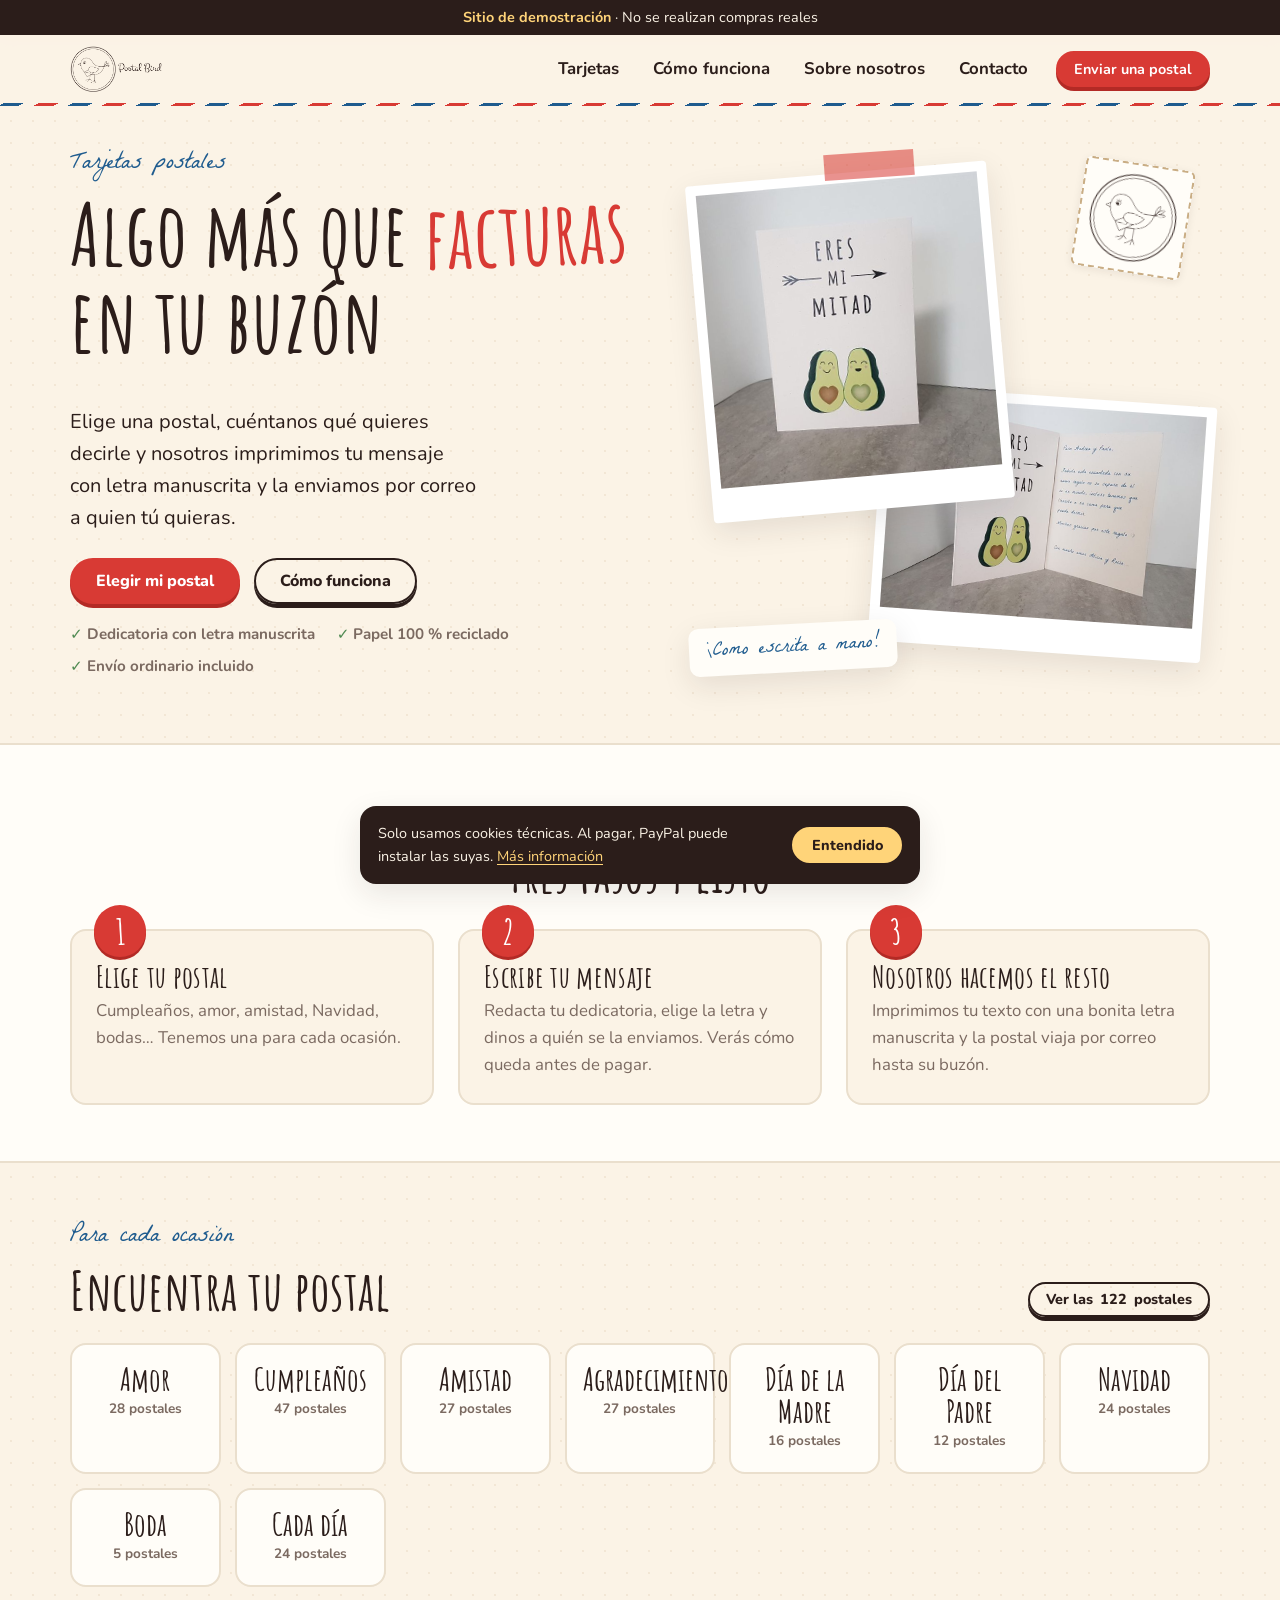
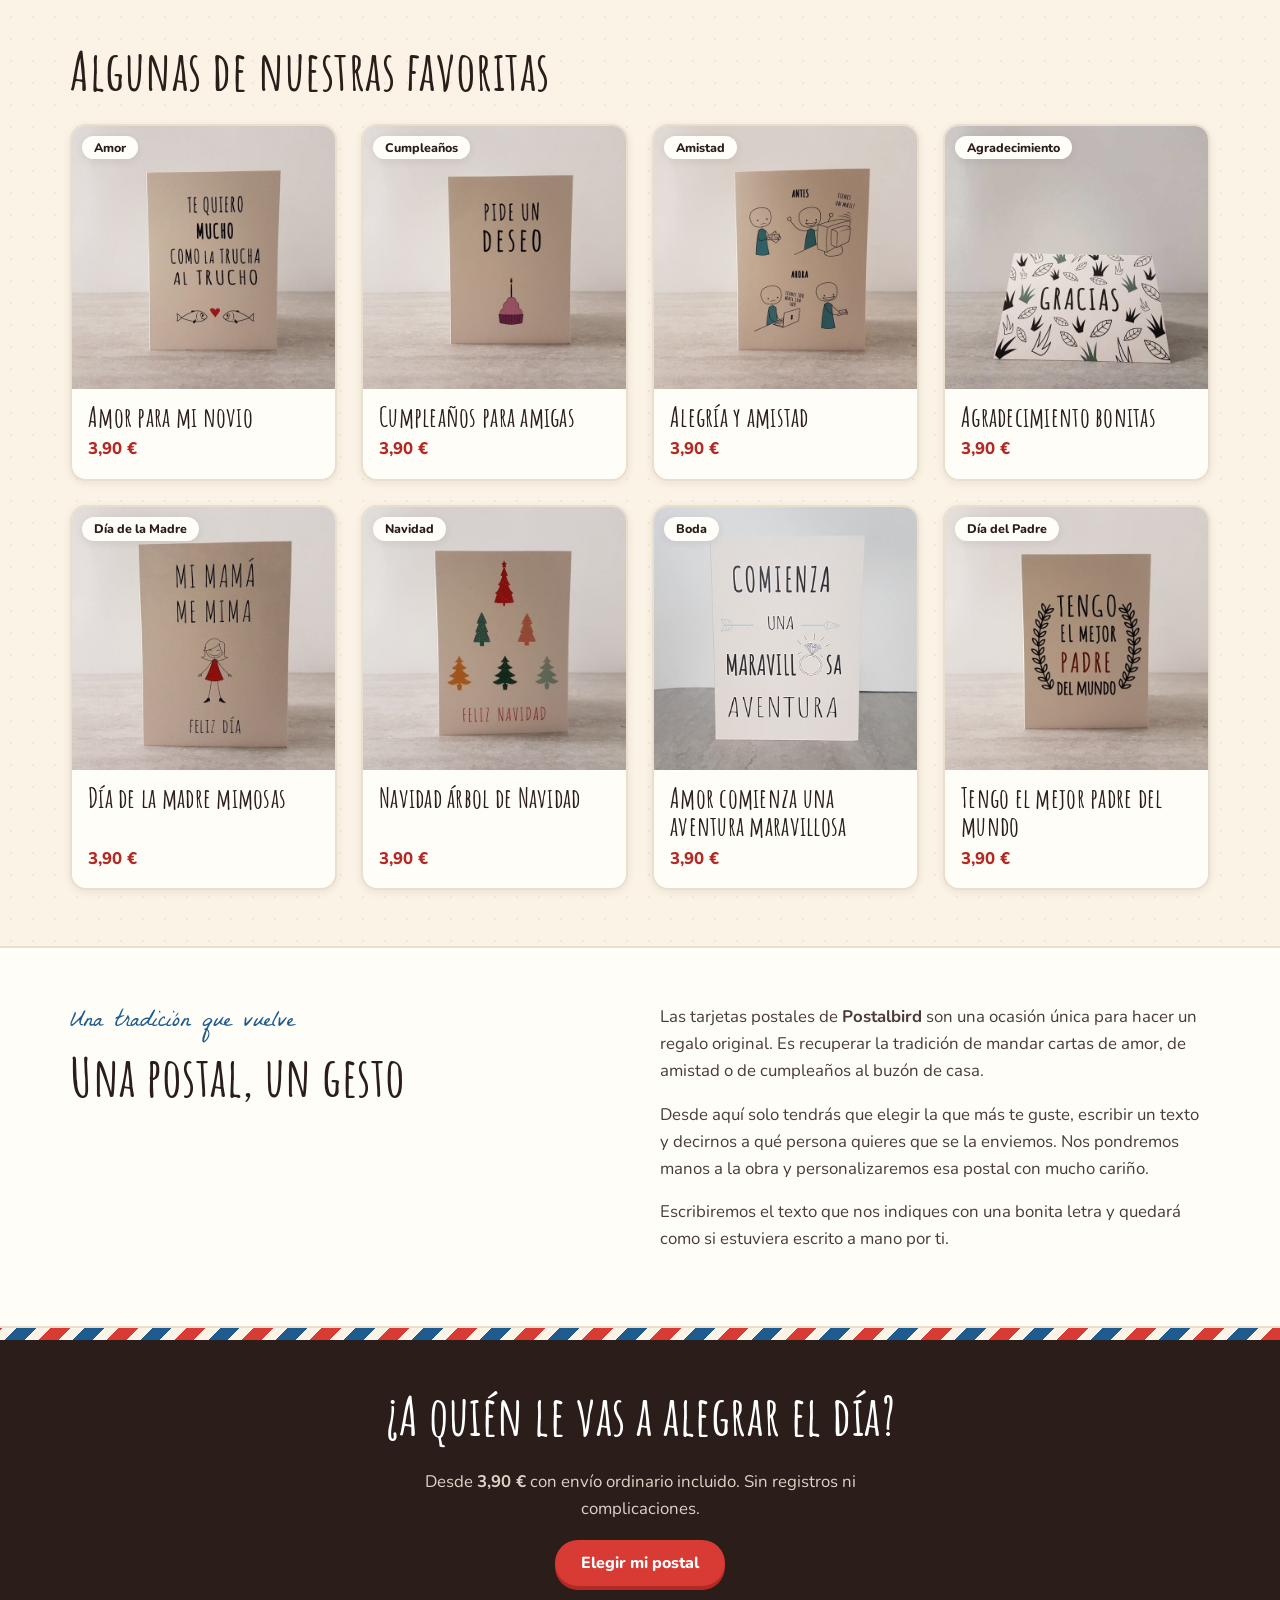
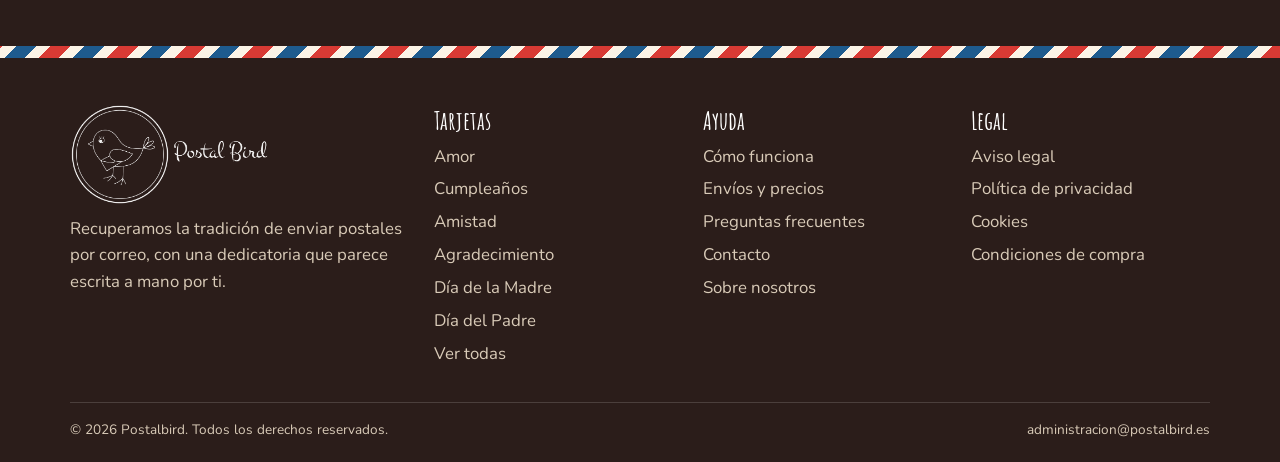
<file: index.html>
<!doctype html>
<html lang="es">
<head>
<meta charset="utf-8">
<meta name="viewport" content="width=device-width, initial-scale=1">
<title>Postalbird · Tarjetas postales con dedicatoria manuscrita, enviadas por correo</title>
<meta name="description" content="Elige una tarjeta postal, escribe tu dedicatoria y nosotros imprimimos tu mensaje con una bonita letra manuscrita y la enviamos por correo postal al buzón de quien tú quieras.">
<link rel="icon" href="img/marca.png" type="image/png">
<link rel="preload" href="fonts/AmaticSC-Bold.ttf" as="font" type="font/ttf" crossorigin>
<link rel="preload" href="fonts/Nunito-Variable.ttf" as="font" type="font/ttf" crossorigin>
<link rel="stylesheet" href="css/style.css">
<meta property="og:title" content="Postalbird · Postales con letra manuscrita">
<meta property="og:description" content="Recupera la tradición de enviar una postal por correo, con una dedicatoria que parece escrita a mano.">
<meta property="og:image" content="img/cards/103-interior.jpg">
</head>
<body data-page="inicio">
<header id="site-header"></header>

<main>
  <section class="hero">
    <div class="wrap">
      <div>
        <span class="eyebrow">Tarjetas postales</span>
        <h1>Algo más que <em>facturas</em> en tu buzón</h1>
        <p class="lead">Elige una postal, cuéntanos qué quieres decirle y nosotros imprimimos tu mensaje con letra manuscrita y la enviamos por correo a quien tú quieras.</p>
        <div class="actions">
          <a class="btn" href="tarjetas.html">Elegir mi postal</a>
          <a class="btn ghost" href="como-funciona.html">Cómo funciona</a>
        </div>
        <ul class="perks">
          <li>Dedicatoria con letra manuscrita</li>
          <li>Papel 100 % reciclado</li>
          <li>Envío ordinario incluido</li>
        </ul>
      </div>
      <div class="collage" aria-hidden="true">
        <div class="tape"></div>
        <div class="photo p1"><img src="img/cards/103-portada.jpg" alt="" width="360" height="400"></div>
        <div class="photo p2"><img src="img/cards/103-interior.jpg" alt="" width="450" height="345"></div>
        <div class="stamp stamp-box"><img src="img/marca.png" alt=""></div>
        <div class="note">¡Como escrita a mano!</div>
      </div>
    </div>
  </section>

  <section class="band">
    <div class="wrap">
      <div class="center"><span class="eyebrow">Muy fácil</span><h2>Tres pasos y listo</h2></div>
      <div class="steps">
        <div class="step"><h3>Elige tu postal</h3><p>Cumpleaños, amor, amistad, Navidad, bodas… Tenemos una para cada ocasión.</p></div>
        <div class="step"><h3>Escribe tu mensaje</h3><p>Redacta tu dedicatoria, elige la letra y dinos a quién se la enviamos. Verás cómo queda antes de pagar.</p></div>
        <div class="step"><h3>Nosotros hacemos el resto</h3><p>Imprimimos tu texto con una bonita letra manuscrita y la postal viaja por correo hasta su buzón.</p></div>
      </div>
    </div>
  </section>

  <section>
    <div class="wrap">
      <div class="section-head">
        <div><span class="eyebrow">Para cada ocasión</span><h2>Encuentra tu postal</h2></div>
        <a class="btn ghost small" href="tarjetas.html">Ver las <span data-total></span> postales</a>
      </div>
      <div class="cat-tiles" id="cats"></div>
    </div>
  </section>

  <section style="padding-top:0">
    <div class="wrap">
      <div class="section-head"><h2>Algunas de nuestras favoritas</h2></div>
      <div class="grid" id="destacadas"></div>
    </div>
  </section>

  <section class="band">
    <div class="wrap two-col">
      <div>
        <span class="eyebrow">Una tradición que vuelve</span>
        <h2>Una postal, un gesto</h2>
      </div>
      <div class="prose">
        <p>Las tarjetas postales de <strong>Postalbird</strong> son una ocasión única para hacer un regalo original. Es recuperar la tradición de mandar cartas de amor, de amistad o de cumpleaños al buzón de casa.</p>
        <p>Desde aquí solo tendrás que elegir la que más te guste, escribir un texto y decirnos a qué persona quieres que se la enviemos. Nos pondremos manos a la obra y personalizaremos esa postal con mucho cariño.</p>
        <p>Escribiremos el texto que nos indiques con una bonita letra y quedará como si estuviera escrito a mano por ti.</p>
      </div>
    </div>
  </section>

  <section class="cta-band">
    <div class="wrap">
      <h2>¿A quién le vas a alegrar el día?</h2>
      <p>Desde <strong data-price></strong> con envío ordinario incluido. Sin registros ni complicaciones.</p>
      <a class="btn" href="tarjetas.html">Elegir mi postal</a>
    </div>
  </section>
</main>

<footer id="site-footer" class="site-footer"></footer>
<script src="js/config.js"></script>
<script src="js/catalog.js"></script>
<script src="js/site.js"></script>
<script src="js/home.js"></script>
</body>
</html>
</file>
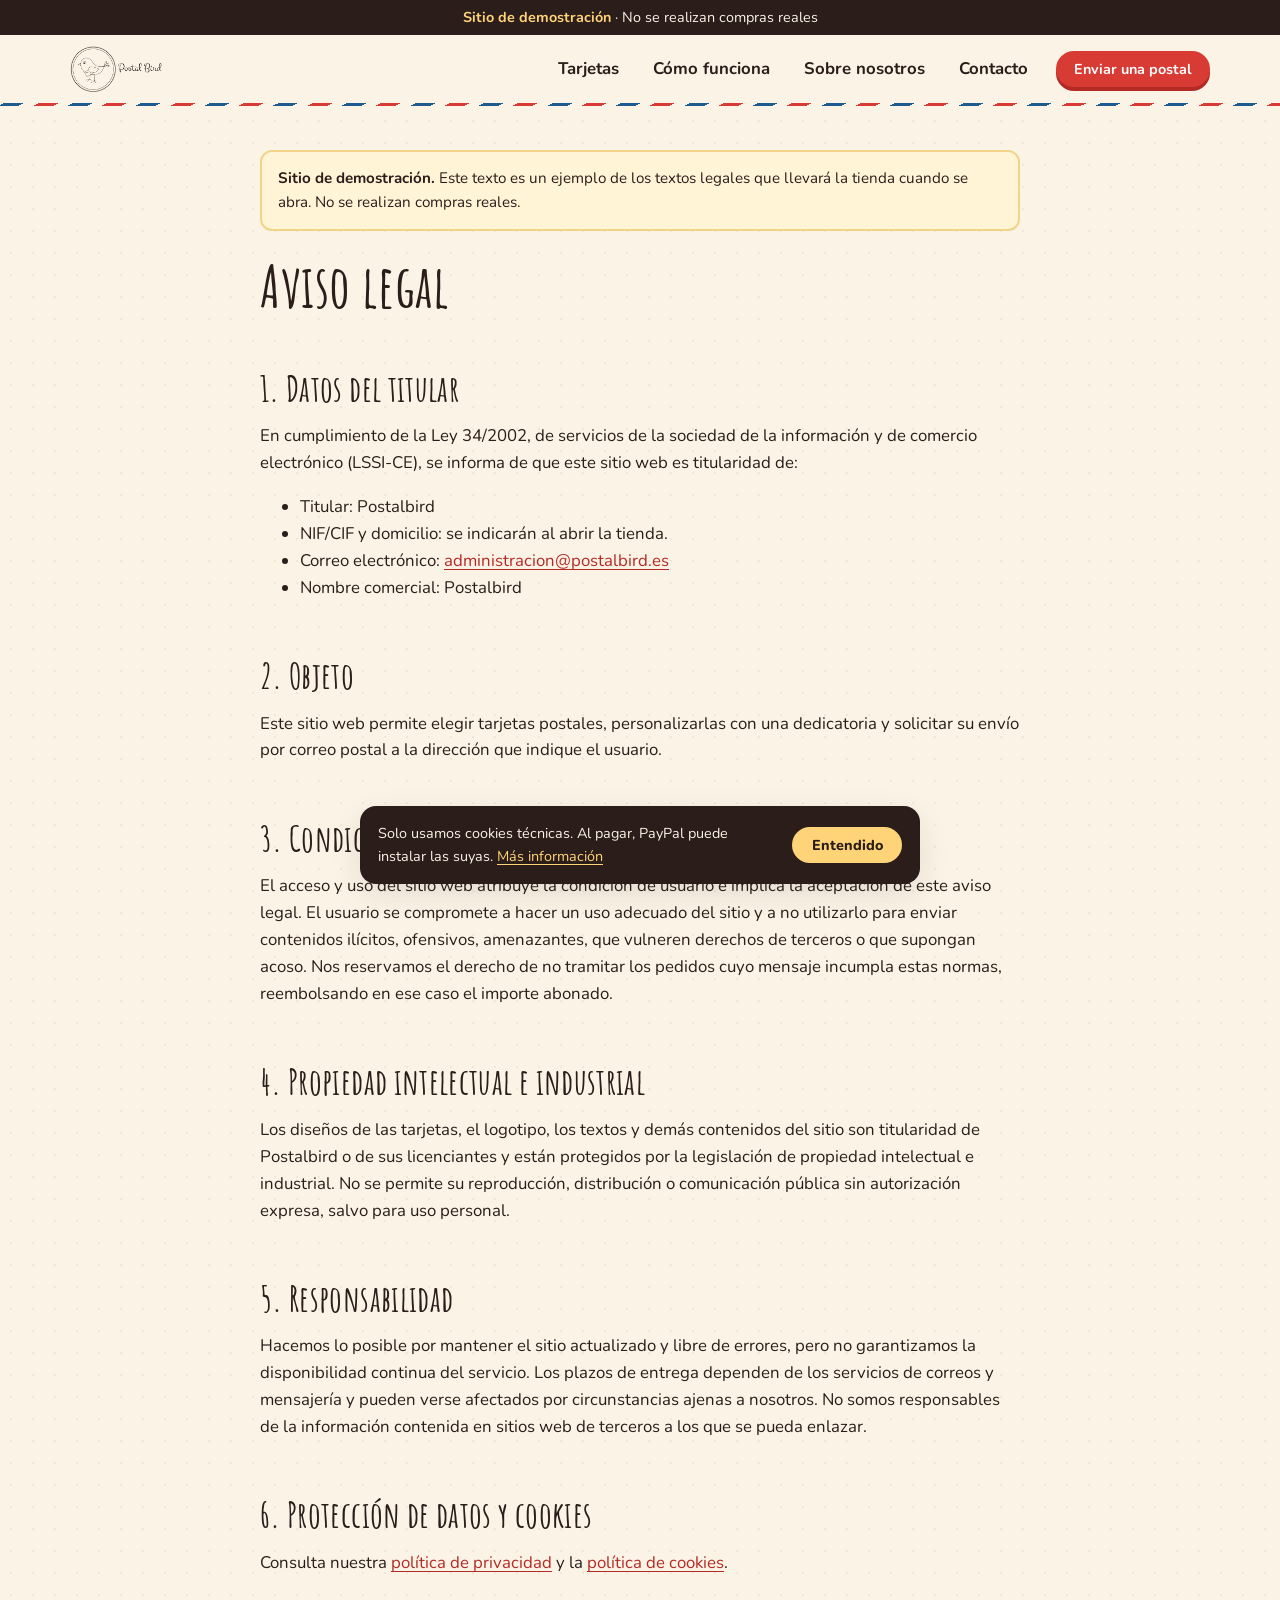
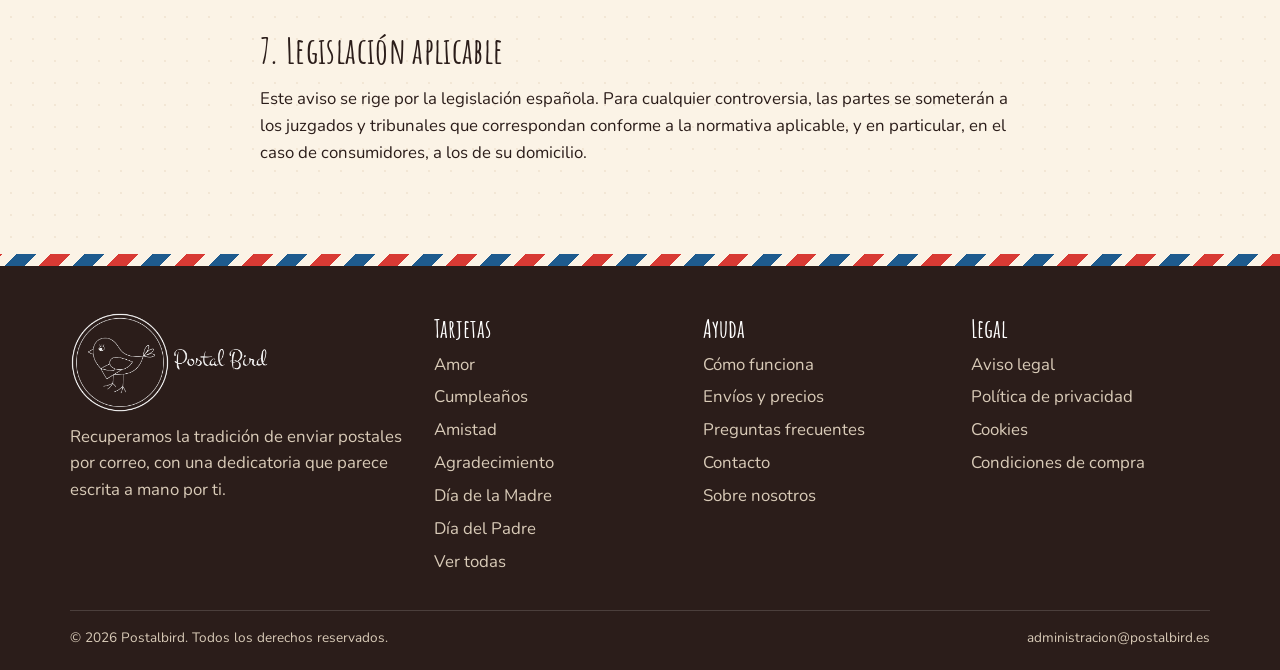
<file: aviso-legal.html>
<!doctype html>
<html lang="es">
<head>
<meta charset="utf-8">
<meta name="viewport" content="width=device-width, initial-scale=1">
<title>Aviso legal · Postalbird</title>
<meta name="description" content="Aviso legal e información del titular de Postalbird.">
<link rel="icon" href="img/marca.png" type="image/png">
<link rel="preload" href="fonts/AmaticSC-Bold.ttf" as="font" type="font/ttf" crossorigin>
<link rel="stylesheet" href="css/style.css">
</head>
<body data-page="legal">
<header id="site-header"></header>
<main>
  <div class="narrow legal" style="padding:44px 0 70px">
    <div class="notice"><b>Sitio de demostración.</b> Este texto es un ejemplo de los textos legales que llevará la tienda cuando se abra. No se realizan compras reales.</div>
    <h1>Aviso legal</h1>

    <h2>1. Datos del titular</h2>
    <p>En cumplimiento de la Ley 34/2002, de servicios de la sociedad de la información y de comercio electrónico (LSSI-CE), se informa de que este sitio web es titularidad de:</p>
    <ul>
      <li>Titular: Postalbird</li>
      <li>NIF/CIF y domicilio: se indicarán al abrir la tienda.</li>
      <li>Correo electrónico: <a class="mail" href="#"></a></li>
      <li>Nombre comercial: Postalbird</li>
    </ul>

    <h2>2. Objeto</h2>
    <p>Este sitio web permite elegir tarjetas postales, personalizarlas con una dedicatoria y solicitar su envío por correo postal a la dirección que indique el usuario.</p>

    <h2>3. Condiciones de uso</h2>
    <p>El acceso y uso del sitio web atribuye la condición de usuario e implica la aceptación de este aviso legal. El usuario se compromete a hacer un uso adecuado del sitio y a no utilizarlo para enviar contenidos ilícitos, ofensivos, amenazantes, que vulneren derechos de terceros o que supongan acoso. Nos reservamos el derecho de no tramitar los pedidos cuyo mensaje incumpla estas normas, reembolsando en ese caso el importe abonado.</p>

    <h2>4. Propiedad intelectual e industrial</h2>
    <p>Los diseños de las tarjetas, el logotipo, los textos y demás contenidos del sitio son titularidad de Postalbird o de sus licenciantes y están protegidos por la legislación de propiedad intelectual e industrial. No se permite su reproducción, distribución o comunicación pública sin autorización expresa, salvo para uso personal.</p>

    <h2>5. Responsabilidad</h2>
    <p>Hacemos lo posible por mantener el sitio actualizado y libre de errores, pero no garantizamos la disponibilidad continua del servicio. Los plazos de entrega dependen de los servicios de correos y mensajería y pueden verse afectados por circunstancias ajenas a nosotros. No somos responsables de la información contenida en sitios web de terceros a los que se pueda enlazar.</p>

    <h2>6. Protección de datos y cookies</h2>
    <p>Consulta nuestra <a href="privacidad.html">política de privacidad</a> y la <a href="cookies.html">política de cookies</a>.</p>

    <h2>7. Legislación aplicable</h2>
    <p>Este aviso se rige por la legislación española. Para cualquier controversia, las partes se someterán a los juzgados y tribunales que correspondan conforme a la normativa aplicable, y en particular, en el caso de consumidores, a los de su domicilio.</p>
  </div>
</main>
<footer id="site-footer" class="site-footer"></footer>
<script src="js/config.js"></script>
<script src="js/catalog.js"></script>
<script src="js/site.js"></script>
<script>document.querySelectorAll('.mail').forEach(function (a) { a.href = 'mailto:' + PB.config.email; a.textContent = PB.config.email; });</script>
</body>
</html>
</file>
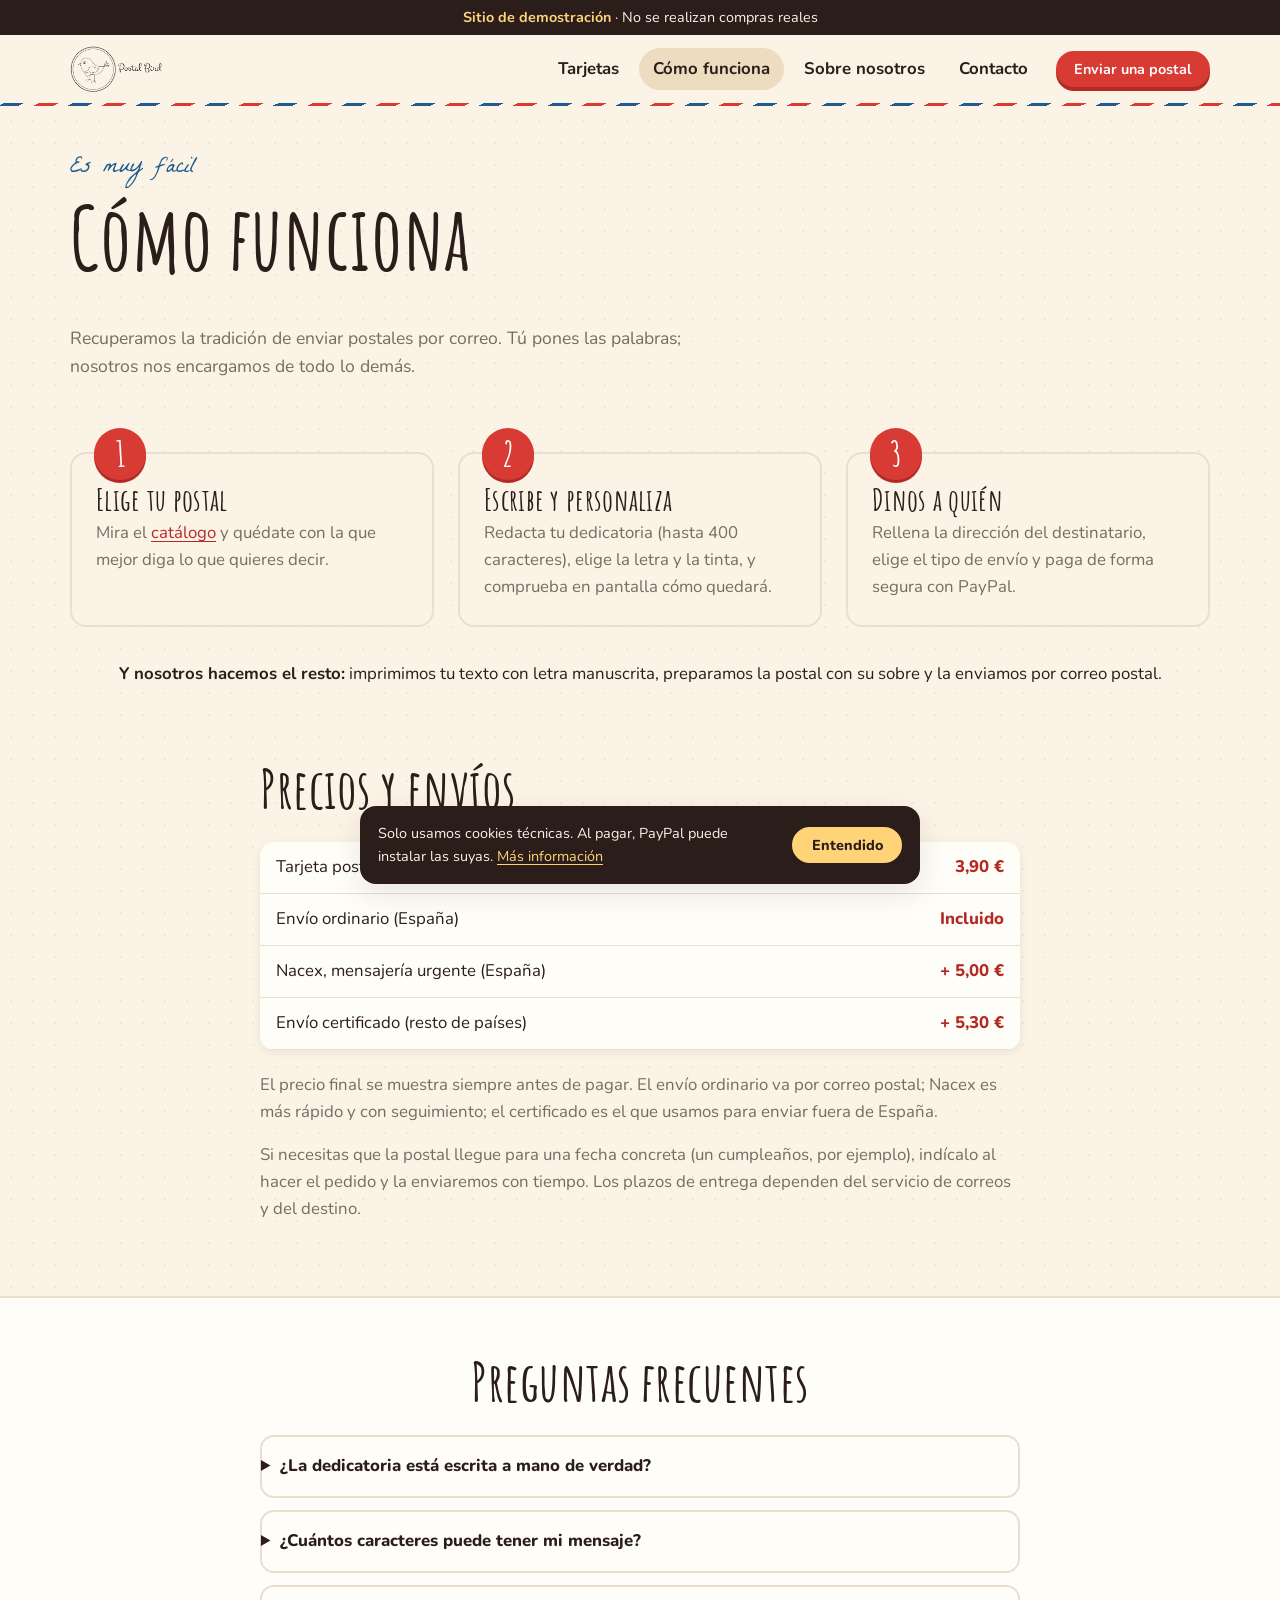
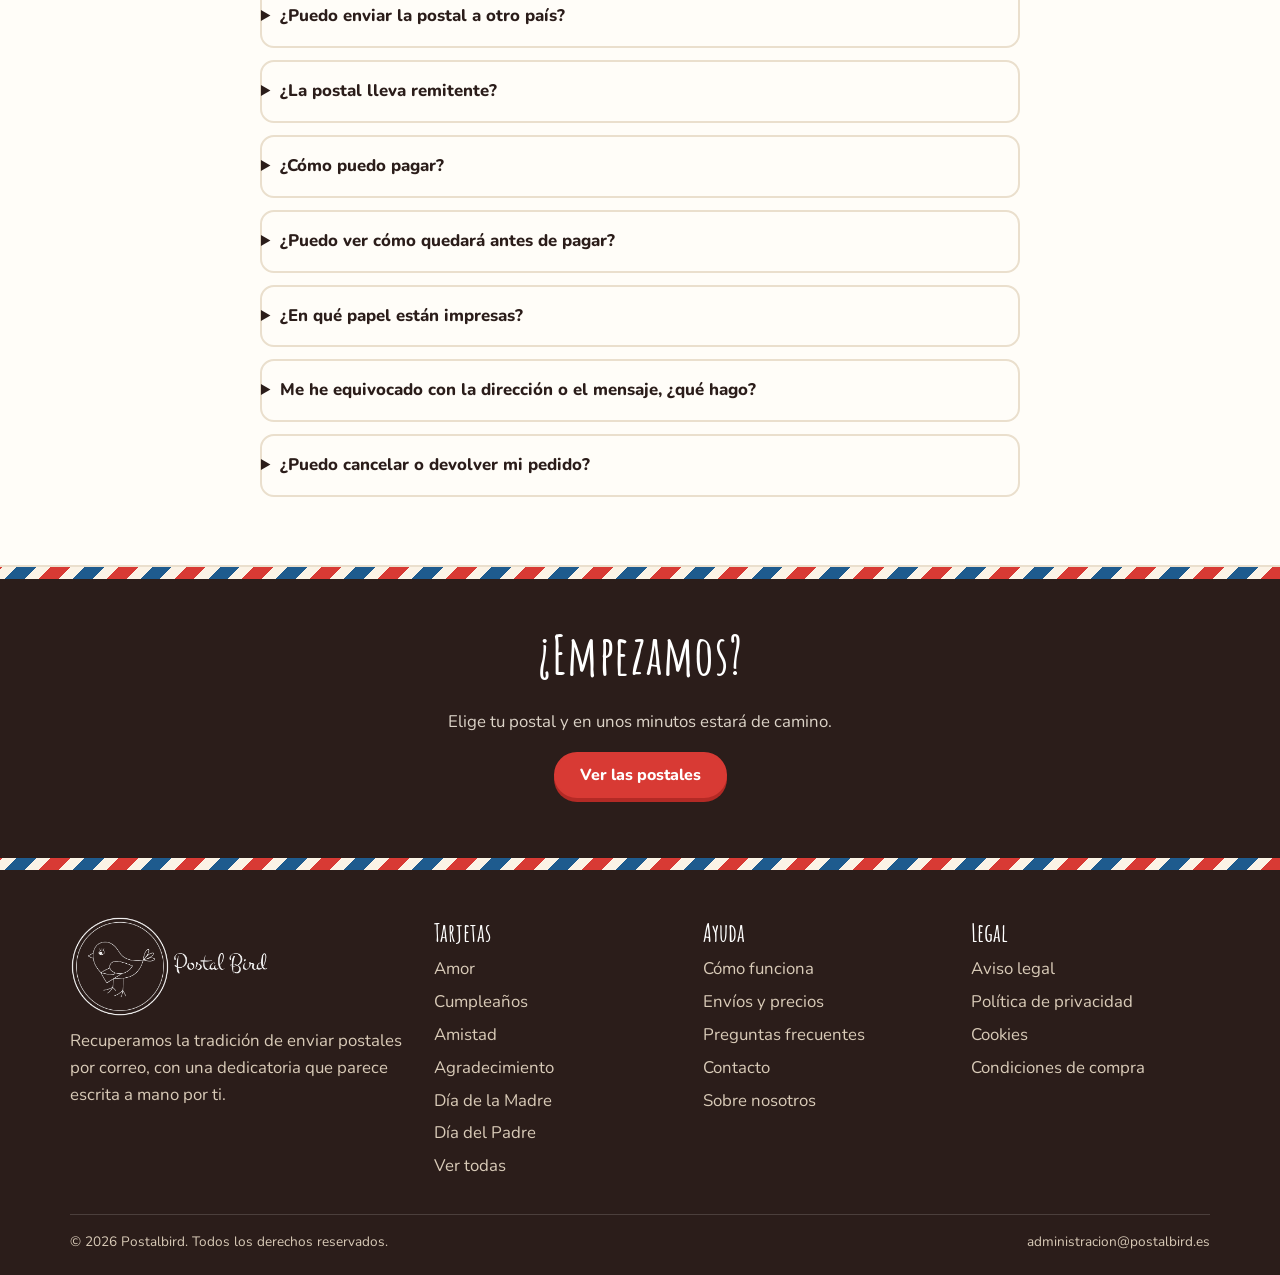
<file: como-funciona.html>
<!doctype html>
<html lang="es">
<head>
<meta charset="utf-8">
<meta name="viewport" content="width=device-width, initial-scale=1">
<title>Cómo funciona, envíos y precios · Postalbird</title>
<meta name="description" content="Elige una postal, escribe tu dedicatoria y nosotros la imprimimos con letra manuscrita y la enviamos por correo. Precios, tarifas de envío y preguntas frecuentes.">
<link rel="icon" href="img/marca.png" type="image/png">
<link rel="preload" href="fonts/AmaticSC-Bold.ttf" as="font" type="font/ttf" crossorigin>
<link rel="stylesheet" href="css/style.css">
</head>
<body data-page="como">
<header id="site-header"></header>

<main>
  <div class="wrap">
    <div class="page-head">
      <span class="eyebrow">Es muy fácil</span>
      <h1>Cómo funciona</h1>
      <p>Recuperamos la tradición de enviar postales por correo. Tú pones las palabras; nosotros nos encargamos de todo lo demás.</p>
    </div>

    <div class="steps" style="margin-top:44px">
      <div class="step"><h3>Elige tu postal</h3><p>Mira el <a href="tarjetas.html">catálogo</a> y quédate con la que mejor diga lo que quieres decir.</p></div>
      <div class="step"><h3>Escribe y personaliza</h3><p>Redacta tu dedicatoria (hasta <span data-max></span> caracteres), elige la letra y la tinta, y comprueba en pantalla cómo quedará.</p></div>
      <div class="step"><h3>Dinos a quién</h3><p>Rellena la dirección del destinatario, elige el tipo de envío y paga de forma segura con PayPal.</p></div>
    </div>
    <p class="center" style="margin-top:34px"><b>Y nosotros hacemos el resto:</b> imprimimos tu texto con letra manuscrita, preparamos la postal con su sobre y la enviamos por correo postal.</p>
  </div>

  <section id="envios">
    <div class="narrow">
      <h2>Precios y envíos</h2>
      <table class="price-table" aria-label="Precios">
        <tr><td>Tarjeta postal con dedicatoria</td><td data-price></td></tr>
        <tr><td>Envío ordinario (España)</td><td>Incluido</td></tr>
        <tr><td>Nacex, mensajería urgente (España)</td><td data-nacex></td></tr>
        <tr><td>Envío certificado (resto de países)</td><td data-cert></td></tr>
      </table>
      <p class="muted">El precio final se muestra siempre antes de pagar. El envío ordinario va por correo postal; Nacex es más rápido y con seguimiento; el certificado es el que usamos para enviar fuera de España.</p>
      <p class="muted">Si necesitas que la postal llegue para una fecha concreta (un cumpleaños, por ejemplo), indícalo al hacer el pedido y la enviaremos con tiempo. Los plazos de entrega dependen del servicio de correos y del destino.</p>
    </div>
  </section>

  <section class="band" id="faq">
    <div class="narrow">
      <h2 class="center">Preguntas frecuentes</h2>
      <details><summary>¿La dedicatoria está escrita a mano de verdad?</summary><p>Tu texto se imprime con una tipografía de letra manuscrita, en tinta de color, para que quede como si lo hubieras escrito tú a mano. Puedes elegir entre varios tipos de letra y ver el resultado antes de pagar.</p></details>
      <details><summary>¿Cuántos caracteres puede tener mi mensaje?</summary><p>Hasta <span data-max></span> caracteres, con espacios y saltos de línea. En pantalla verás cómo queda: si el texto es largo, la letra se ajusta sola para que quepa.</p></details>
      <details><summary>¿Puedo enviar la postal a otro país?</summary><p>Sí. Fuera de España usamos correo certificado. Al elegir el país del destinatario, verás automáticamente la tarifa que corresponde.</p></details>
      <details><summary>¿La postal lleva remitente?</summary><p>Por defecto, no. Si quieres que en el sobre figure tu nombre y dirección, marca la casilla «Poner un remitente en el sobre» al rellenar los datos del destinatario.</p></details>
      <details><summary>¿Cómo puedo pagar?</summary><p>Con PayPal. No hace falta tener cuenta de PayPal: desde su ventana de pago también puedes pagar con tarjeta. Nosotros no vemos ni guardamos los datos de tu tarjeta.</p></details>
      <details><summary>¿Puedo ver cómo quedará antes de pagar?</summary><p>Sí. A la derecha del formulario tienes una vista previa de la dedicatoria, del sobre y de la portada de la postal, que se actualiza mientras escribes.</p></details>
      <details><summary>¿En qué papel están impresas?</summary><p>Nuestras postales se imprimen en papel 100 % reciclado.</p></details>
      <details><summary>Me he equivocado con la dirección o el mensaje, ¿qué hago?</summary><p>Escríbenos cuanto antes desde la página de <a href="contacto.html">contacto</a>, indicando tu número de pedido. Si todavía no la hemos preparado, lo corregimos sin problema.</p></details>
      <details><summary>¿Puedo cancelar o devolver mi pedido?</summary><p>Como cada postal se personaliza con tu mensaje, no admite desistimiento una vez confeccionada. Si llega dañada o hay algún error nuestro, la reponemos o te devolvemos el dinero. Más detalles en las <a href="condiciones.html">condiciones de compra</a>.</p></details>
    </div>
  </section>

  <section class="cta-band">
    <div class="wrap"><h2>¿Empezamos?</h2><p>Elige tu postal y en unos minutos estará de camino.</p><a class="btn" href="tarjetas.html">Ver las postales</a></div>
  </section>
</main>

<footer id="site-footer" class="site-footer"></footer>
<script src="js/config.js"></script>
<script src="js/catalog.js"></script>
<script src="js/site.js"></script>
<script>
  (function () {
    const C = PB.config, get = (id) => C.envios.find((e) => e.id === id);
    document.querySelectorAll('[data-max]').forEach((e) => (e.textContent = C.maxCaracteres));
    document.querySelectorAll('[data-price]').forEach((e) => (e.textContent = PB.money(C.precioPostal)));
    document.querySelectorAll('[data-nacex]').forEach((e) => (e.textContent = '+ ' + PB.money(get('nacex').precio)));
    document.querySelectorAll('[data-cert]').forEach((e) => (e.textContent = '+ ' + PB.money(get('certificado').precio)));
  })();
</script>
</body>
</html>
</file>
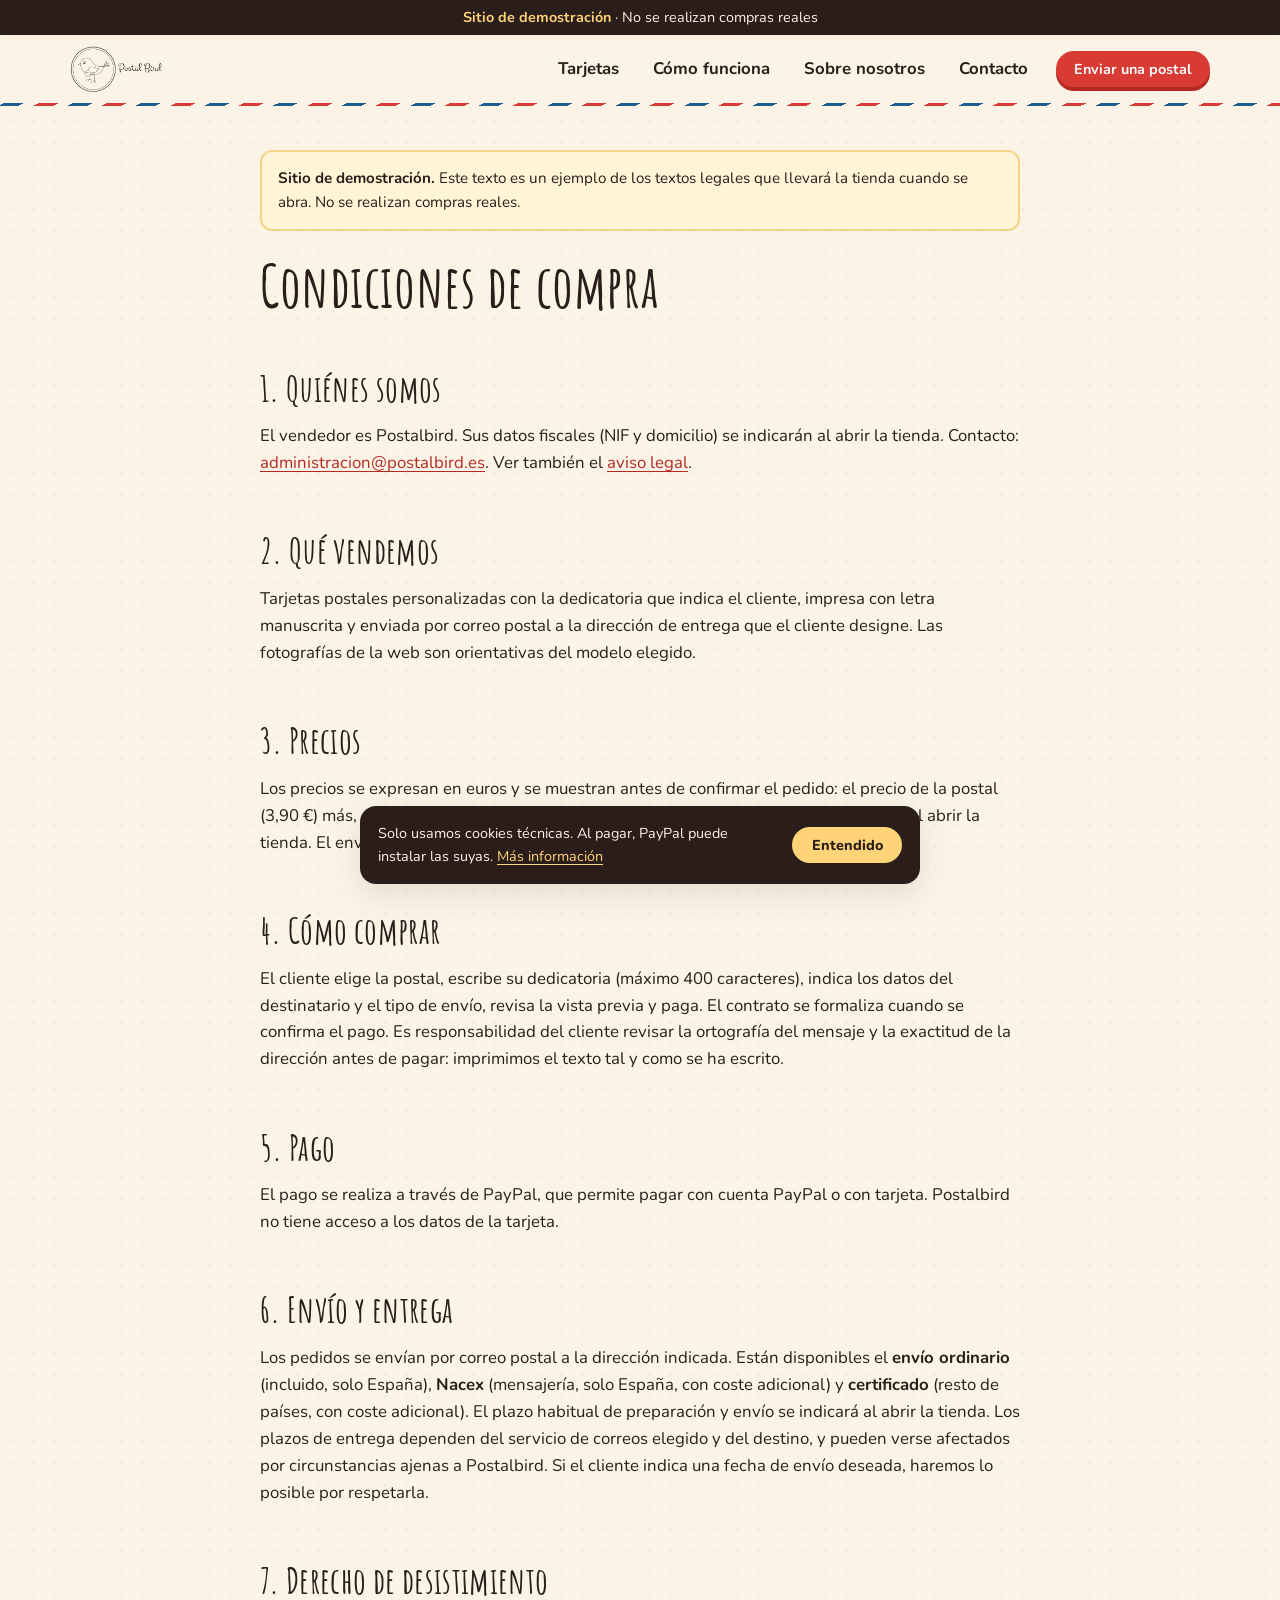
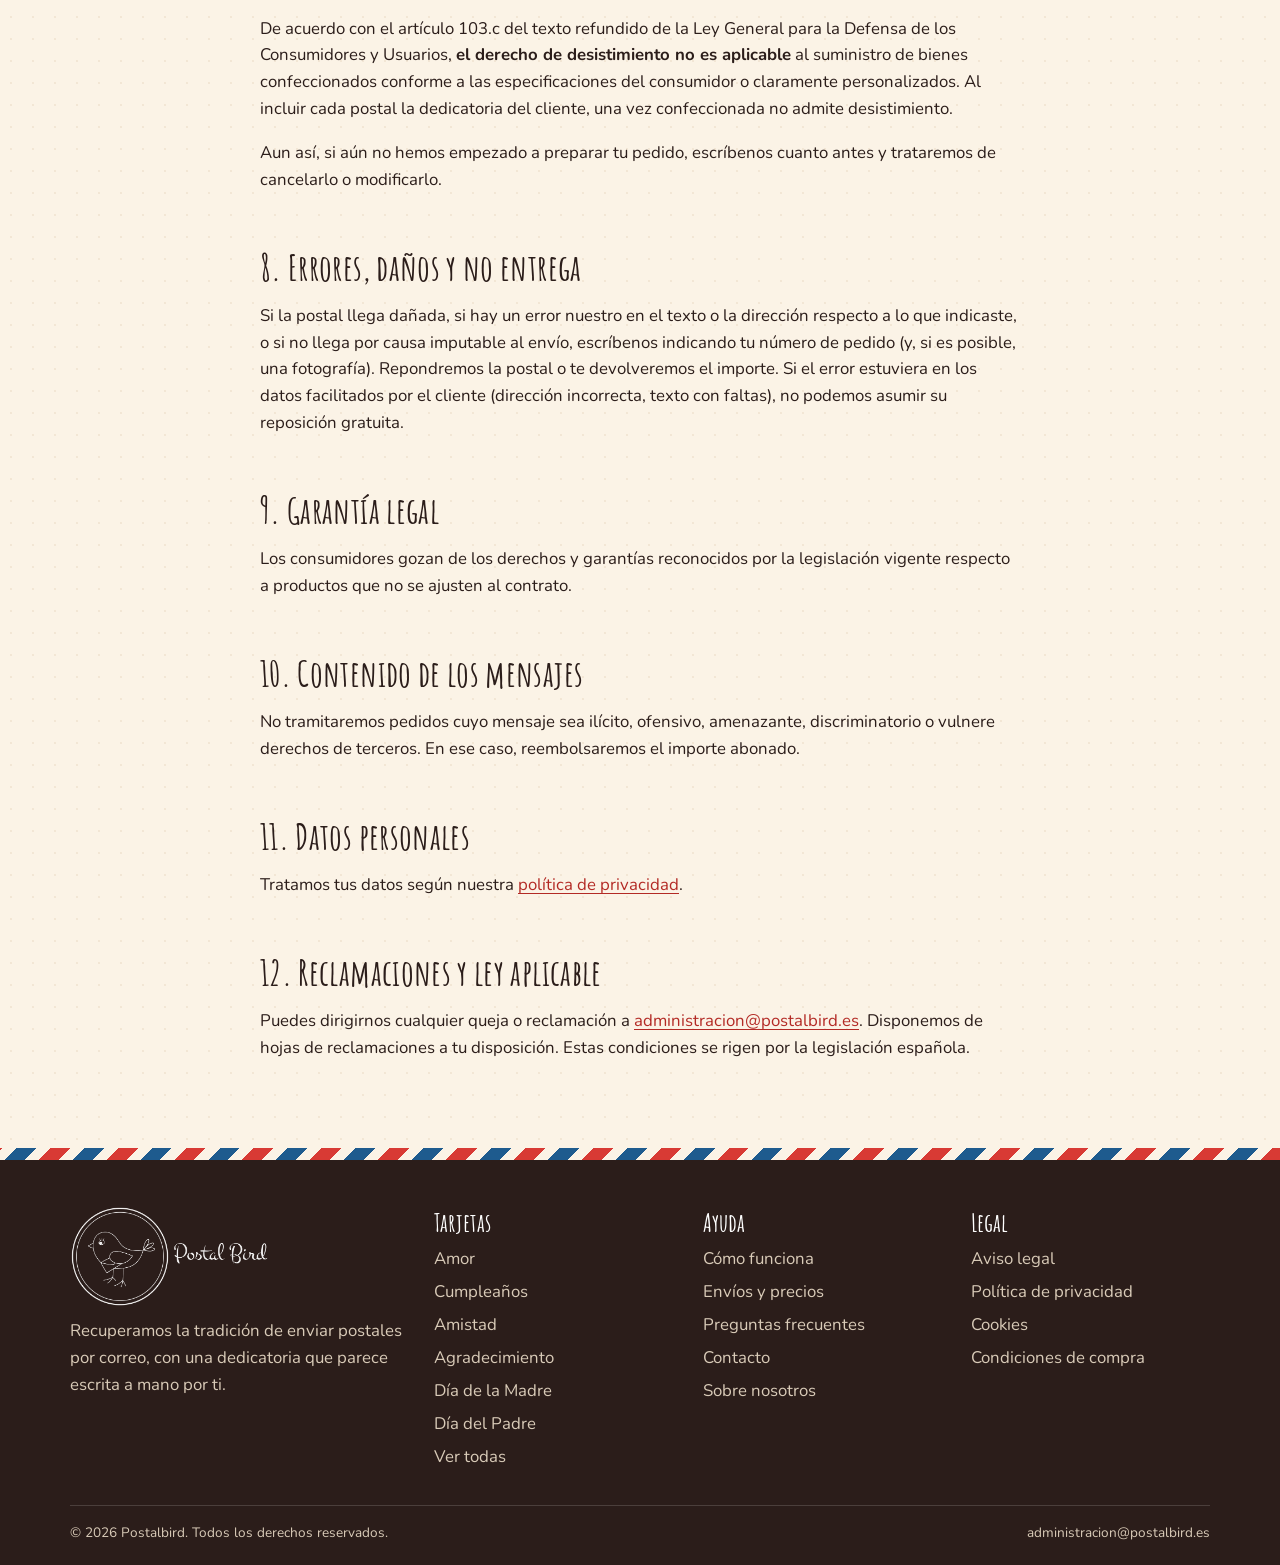
<file: condiciones.html>
<!doctype html>
<html lang="es">
<head>
<meta charset="utf-8">
<meta name="viewport" content="width=device-width, initial-scale=1">
<title>Condiciones de compra · Postalbird</title>
<meta name="description" content="Condiciones de compra de las tarjetas postales personalizadas de Postalbird.">
<link rel="icon" href="img/marca.png" type="image/png">
<link rel="preload" href="fonts/AmaticSC-Bold.ttf" as="font" type="font/ttf" crossorigin>
<link rel="stylesheet" href="css/style.css">
</head>
<body data-page="legal">
<header id="site-header"></header>
<main>
  <div class="narrow legal" style="padding:44px 0 70px">
    <div class="notice"><b>Sitio de demostración.</b> Este texto es un ejemplo de los textos legales que llevará la tienda cuando se abra. No se realizan compras reales.</div>
    <h1>Condiciones de compra</h1>

    <h2>1. Quiénes somos</h2>
    <p>El vendedor es Postalbird. Sus datos fiscales (NIF y domicilio) se indicarán al abrir la tienda. Contacto: <a class="mail" href="#"></a>. Ver también el <a href="aviso-legal.html">aviso legal</a>.</p>

    <h2>2. Qué vendemos</h2>
    <p>Tarjetas postales personalizadas con la dedicatoria que indica el cliente, impresa con letra manuscrita y enviada por correo postal a la dirección de entrega que el cliente designe. Las fotografías de la web son orientativas del modelo elegido.</p>

    <h2>3. Precios</h2>
    <p>Los precios se expresan en euros y se muestran antes de confirmar el pedido: el precio de la postal (<span data-price></span>) más, en su caso, el coste del envío elegido. El tratamiento del IVA se detallará al abrir la tienda. El envío ordinario dentro de España está incluido en el precio.</p>

    <h2>4. Cómo comprar</h2>
    <p>El cliente elige la postal, escribe su dedicatoria (máximo <span data-max></span> caracteres), indica los datos del destinatario y el tipo de envío, revisa la vista previa y paga. El contrato se formaliza cuando se confirma el pago. Es responsabilidad del cliente revisar la ortografía del mensaje y la exactitud de la dirección antes de pagar: imprimimos el texto tal y como se ha escrito.</p>

    <h2>5. Pago</h2>
    <p>El pago se realiza a través de PayPal, que permite pagar con cuenta PayPal o con tarjeta. Postalbird no tiene acceso a los datos de la tarjeta.</p>

    <h2>6. Envío y entrega</h2>
    <p>Los pedidos se envían por correo postal a la dirección indicada. Están disponibles el <b>envío ordinario</b> (incluido, solo España), <b>Nacex</b> (mensajería, solo España, con coste adicional) y <b>certificado</b> (resto de países, con coste adicional). El plazo habitual de preparación y envío se indicará al abrir la tienda. Los plazos de entrega dependen del servicio de correos elegido y del destino, y pueden verse afectados por circunstancias ajenas a Postalbird. Si el cliente indica una fecha de envío deseada, haremos lo posible por respetarla.</p>

    <h2>7. Derecho de desistimiento</h2>
    <p>De acuerdo con el artículo 103.c del texto refundido de la Ley General para la Defensa de los Consumidores y Usuarios, <b>el derecho de desistimiento no es aplicable</b> al suministro de bienes confeccionados conforme a las especificaciones del consumidor o claramente personalizados. Al incluir cada postal la dedicatoria del cliente, una vez confeccionada no admite desistimiento.</p>
    <p>Aun así, si aún no hemos empezado a preparar tu pedido, escríbenos cuanto antes y trataremos de cancelarlo o modificarlo.</p>

    <h2>8. Errores, daños y no entrega</h2>
    <p>Si la postal llega dañada, si hay un error nuestro en el texto o la dirección respecto a lo que indicaste, o si no llega por causa imputable al envío, escríbenos indicando tu número de pedido (y, si es posible, una fotografía). Repondremos la postal o te devolveremos el importe. Si el error estuviera en los datos facilitados por el cliente (dirección incorrecta, texto con faltas), no podemos asumir su reposición gratuita.</p>

    <h2>9. Garantía legal</h2>
    <p>Los consumidores gozan de los derechos y garantías reconocidos por la legislación vigente respecto a productos que no se ajusten al contrato.</p>

    <h2>10. Contenido de los mensajes</h2>
    <p>No tramitaremos pedidos cuyo mensaje sea ilícito, ofensivo, amenazante, discriminatorio o vulnere derechos de terceros. En ese caso, reembolsaremos el importe abonado.</p>

    <h2>11. Datos personales</h2>
    <p>Tratamos tus datos según nuestra <a href="privacidad.html">política de privacidad</a>.</p>

    <h2>12. Reclamaciones y ley aplicable</h2>
    <p>Puedes dirigirnos cualquier queja o reclamación a <a class="mail" href="#"></a>. Disponemos de hojas de reclamaciones a tu disposición. Estas condiciones se rigen por la legislación española.</p>
  </div>
</main>
<footer id="site-footer" class="site-footer"></footer>
<script src="js/config.js"></script>
<script src="js/catalog.js"></script>
<script src="js/site.js"></script>
<script>
  document.querySelectorAll('.mail').forEach(function (a) { a.href = 'mailto:' + PB.config.email; a.textContent = PB.config.email; });
  document.querySelectorAll('[data-price]').forEach(function (e) { e.textContent = PB.money(PB.config.precioPostal); });
  document.querySelectorAll('[data-max]').forEach(function (e) { e.textContent = PB.config.maxCaracteres; });
</script>
</body>
</html>
</file>
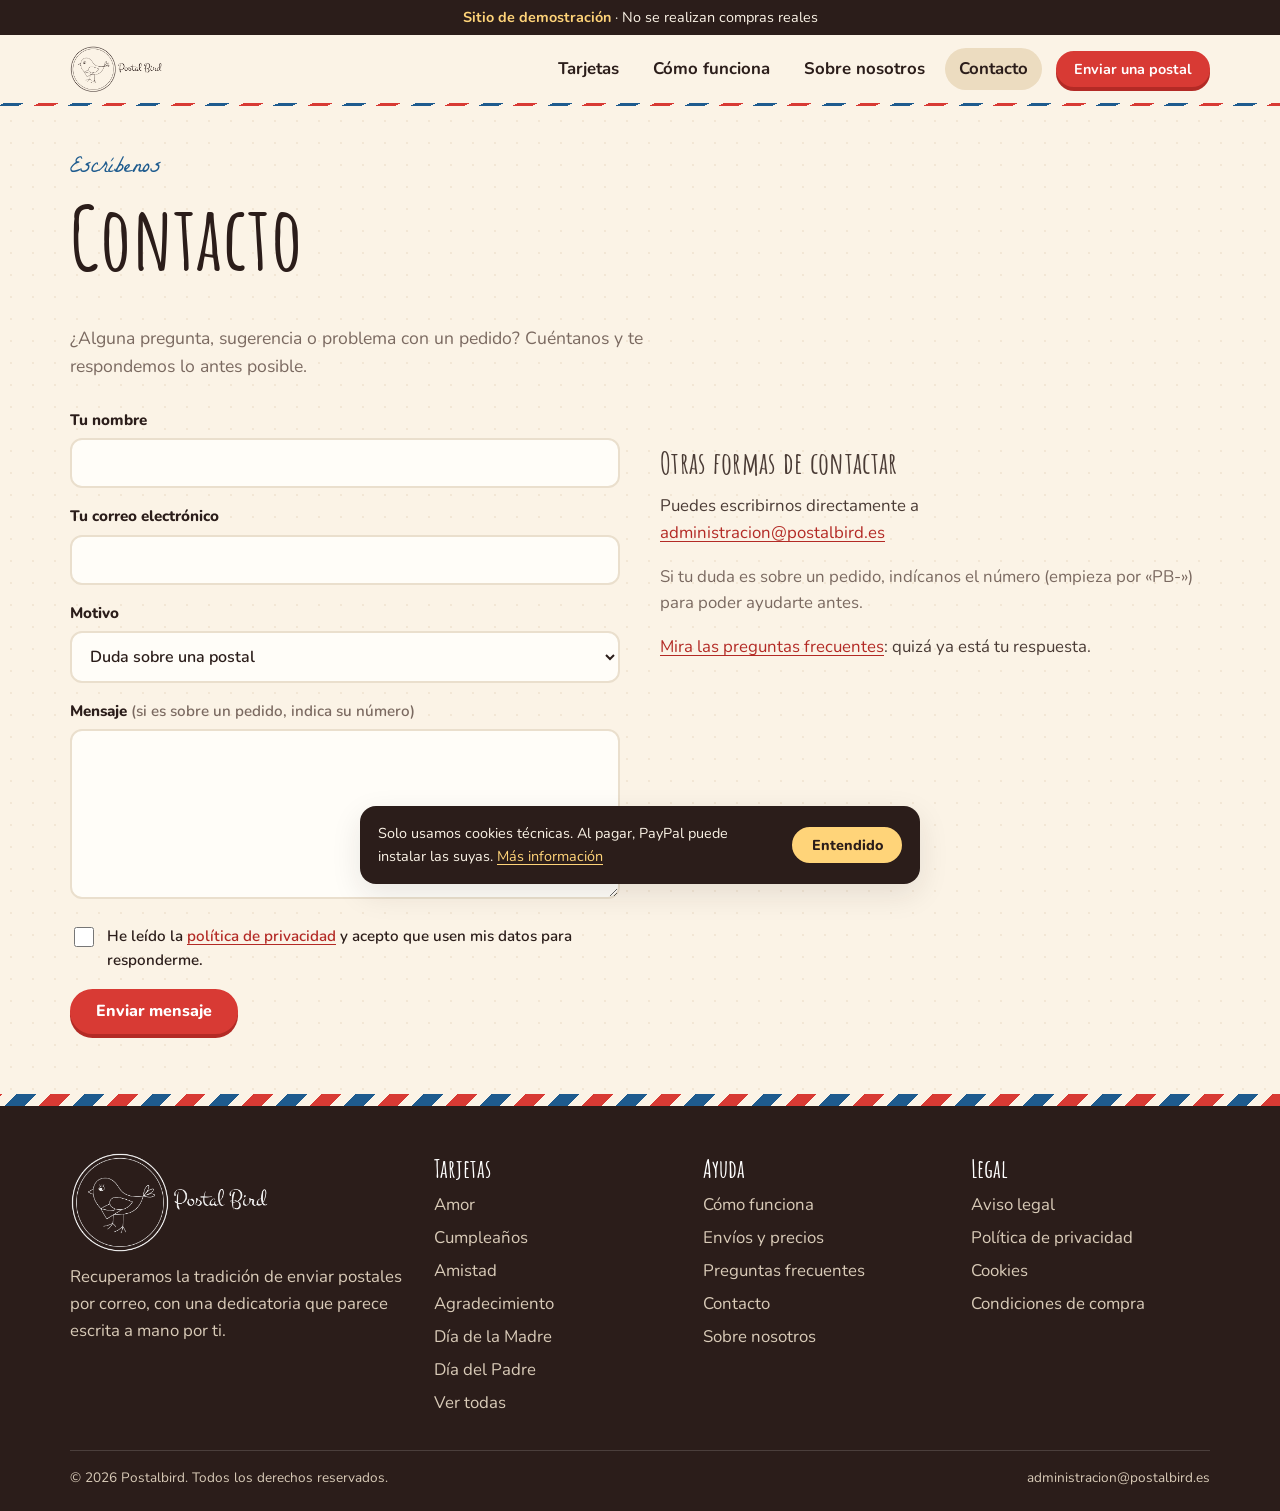
<file: contacto.html>
<!doctype html>
<html lang="es">
<head>
<meta charset="utf-8">
<meta name="viewport" content="width=device-width, initial-scale=1">
<title>Contacto · Postalbird</title>
<meta name="description" content="¿Tienes alguna pregunta o sugerencia? Escríbenos y te respondemos lo antes posible.">
<link rel="icon" href="img/marca.png" type="image/png">
<link rel="preload" href="fonts/AmaticSC-Bold.ttf" as="font" type="font/ttf" crossorigin>
<link rel="stylesheet" href="css/style.css">
</head>
<body data-page="contacto">
<header id="site-header"></header>

<main>
  <div class="wrap">
    <div class="page-head">
      <span class="eyebrow">Escríbenos</span>
      <h1>Contacto</h1>
      <p>¿Alguna pregunta, sugerencia o problema con un pedido? Cuéntanos y te respondemos lo antes posible.</p>
    </div>

    <div class="two-col" style="padding-bottom:60px">
      <form id="cform" novalidate>
        <div class="field"><label for="k_nombre">Tu nombre</label><input type="text" id="k_nombre" name="k_nombre" autocomplete="name" required></div>
        <div class="field"><label for="k_email">Tu correo electrónico</label><input type="email" id="k_email" name="k_email" autocomplete="email" required></div>
        <div class="field"><label for="k_asunto">Motivo</label>
          <select id="k_asunto" name="k_asunto"><option>Duda sobre una postal</option><option>Un pedido que ya he hecho</option><option>Sugerencia</option><option>Otro motivo</option></select></div>
        <div class="field"><label for="k_msg">Mensaje <span class="opt">(si es sobre un pedido, indica su número)</span></label><textarea id="k_msg" name="k_msg" required></textarea></div>
        <div class="hp" aria-hidden="true"><label>No rellenar<input type="text" name="web" tabindex="-1" autocomplete="off"></label></div>
        <div class="field"><label class="check"><input type="checkbox" id="k_ok" name="k_ok"><span>He leído la <a href="privacidad.html" target="_blank" rel="noopener">política de privacidad</a> y acepto que usen mis datos para responderme.</span></label></div>
        <button class="btn" type="submit">Enviar mensaje</button>
        <div id="kmsg" role="alert"></div>
      </form>
      <div class="prose">
        <h3>Otras formas de contactar</h3>
        <p>Puedes escribirnos directamente a<br><a id="mail" href="#"></a></p>
        <p class="muted">Si tu duda es sobre un pedido, indícanos el número (empieza por «PB-») para poder ayudarte antes.</p>
        <p><a href="como-funciona.html#faq">Mira las preguntas frecuentes</a>: quizá ya está tu respuesta.</p>
      </div>
    </div>
  </div>
</main>

<footer id="site-footer" class="site-footer"></footer>
<script src="js/config.js"></script>
<script src="js/catalog.js"></script>
<script src="js/site.js"></script>
<script>
  (function () {
    const $ = PB.$, C = PB.config, f = $('#cform'), out = $('#kmsg');
    $('#mail').href = 'mailto:' + C.email; $('#mail').textContent = C.email;
    const show = (t, ok) => (out.innerHTML = '<div class="msg ' + (ok ? 'ok-box' : 'err-box') + '">' + t + '</div>');
    f.addEventListener('submit', async (e) => {
      e.preventDefault();
      if (f.web.value) return; // trampa para robots
      const n = f.k_nombre.value.trim(), m = f.k_email.value.trim(), t = f.k_msg.value.trim();
      if (!n || !/^[^\s@]+@[^\s@]+\.[^\s@]{2,}$/.test(m) || t.length < 5) return show('Rellena tu nombre, un correo válido y tu mensaje.');
      if (!f.k_ok.checked) return show('Marca la casilla para aceptar la política de privacidad.');
      const btn = f.querySelector('button[type=submit]'); btn.disabled = true;
      const asunto = 'Contacto web: ' + f.k_asunto.value;
      const r = await PB.enviar({ asunto, mensaje: t, nombre: n, email: m });
      btn.disabled = false;
      if (r.ok) { f.reset(); show('¡Mensaje enviado! Te responderemos lo antes posible.', true); }
      else if (r.motivo === 'no-configurado') {
        show('El formulario todavía no está conectado. <a href="mailto:' + C.email + '?subject=' + encodeURIComponent(asunto) + '&body=' + encodeURIComponent(t) + '">Pulsa aquí para escribirnos desde tu programa de correo</a>.');
      } else show('No hemos podido enviar el mensaje. Escríbenos directamente a <a href="mailto:' + C.email + '">' + C.email + '</a>.');
    });
  })();
</script>
</body>
</html>
</file>
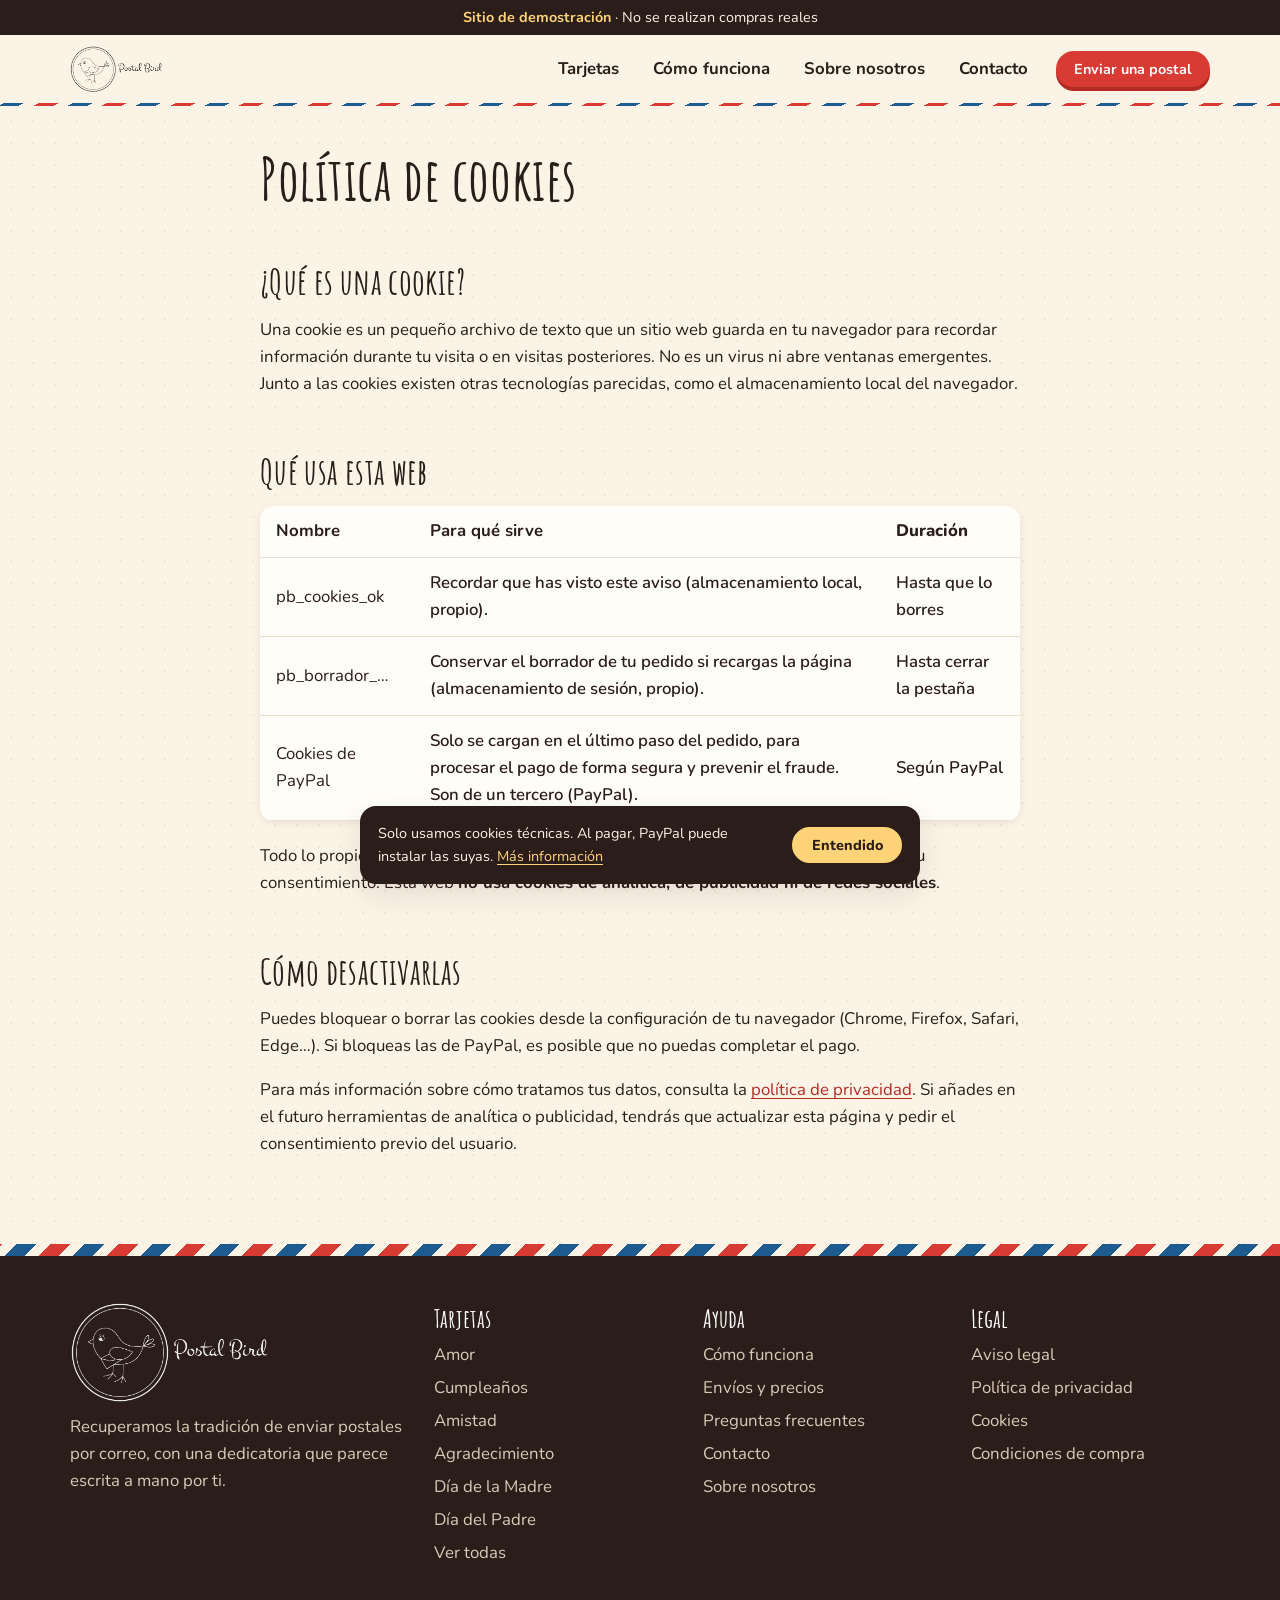
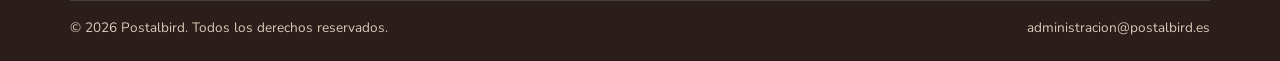
<file: cookies.html>
<!doctype html>
<html lang="es">
<head>
<meta charset="utf-8">
<meta name="viewport" content="width=device-width, initial-scale=1">
<title>Política de cookies · Postalbird</title>
<meta name="description" content="Qué cookies y almacenamiento local usa Postalbird.">
<link rel="icon" href="img/marca.png" type="image/png">
<link rel="preload" href="fonts/AmaticSC-Bold.ttf" as="font" type="font/ttf" crossorigin>
<link rel="stylesheet" href="css/style.css">
</head>
<body data-page="legal">
<header id="site-header"></header>
<main>
  <div class="narrow legal" style="padding:44px 0 70px">
    <h1>Política de cookies</h1>

    <h2>¿Qué es una cookie?</h2>
    <p>Una cookie es un pequeño archivo de texto que un sitio web guarda en tu navegador para recordar información durante tu visita o en visitas posteriores. No es un virus ni abre ventanas emergentes. Junto a las cookies existen otras tecnologías parecidas, como el almacenamiento local del navegador.</p>

    <h2>Qué usa esta web</h2>
    <table class="price-table stack">
      <tr><th>Nombre</th><th style="text-align:left;color:inherit">Para qué sirve</th><th style="text-align:left;color:inherit">Duración</th></tr>
      <tr><td>pb_cookies_ok</td><td style="text-align:left;color:inherit;font-weight:600">Recordar que has visto este aviso (almacenamiento local, propio).</td><td style="text-align:left;color:inherit;font-weight:600">Hasta que lo borres</td></tr>
      <tr><td>pb_borrador_…</td><td style="text-align:left;color:inherit;font-weight:600">Conservar el borrador de tu pedido si recargas la página (almacenamiento de sesión, propio).</td><td style="text-align:left;color:inherit;font-weight:600">Hasta cerrar la pestaña</td></tr>
      <tr><td>Cookies de PayPal</td><td style="text-align:left;color:inherit;font-weight:600">Solo se cargan en el último paso del pedido, para procesar el pago de forma segura y prevenir el fraude. Son de un tercero (PayPal).</td><td style="text-align:left;color:inherit;font-weight:600">Según PayPal</td></tr>
    </table>
    <p>Todo lo propio es <b>técnico y necesario</b> para que la web funcione, por lo que no requiere tu consentimiento. Esta web <b>no usa cookies de analítica, de publicidad ni de redes sociales</b>.</p>

    <h2>Cómo desactivarlas</h2>
    <p>Puedes bloquear o borrar las cookies desde la configuración de tu navegador (Chrome, Firefox, Safari, Edge…). Si bloqueas las de PayPal, es posible que no puedas completar el pago.</p>
    <p>Para más información sobre cómo tratamos tus datos, consulta la <a href="privacidad.html">política de privacidad</a>. Si añades en el futuro herramientas de analítica o publicidad, tendrás que actualizar esta página y pedir el consentimiento previo del usuario.</p>
  </div>
</main>
<footer id="site-footer" class="site-footer"></footer>
<script src="js/config.js"></script>
<script src="js/catalog.js"></script>
<script src="js/site.js"></script>
</body>
</html>
</file>
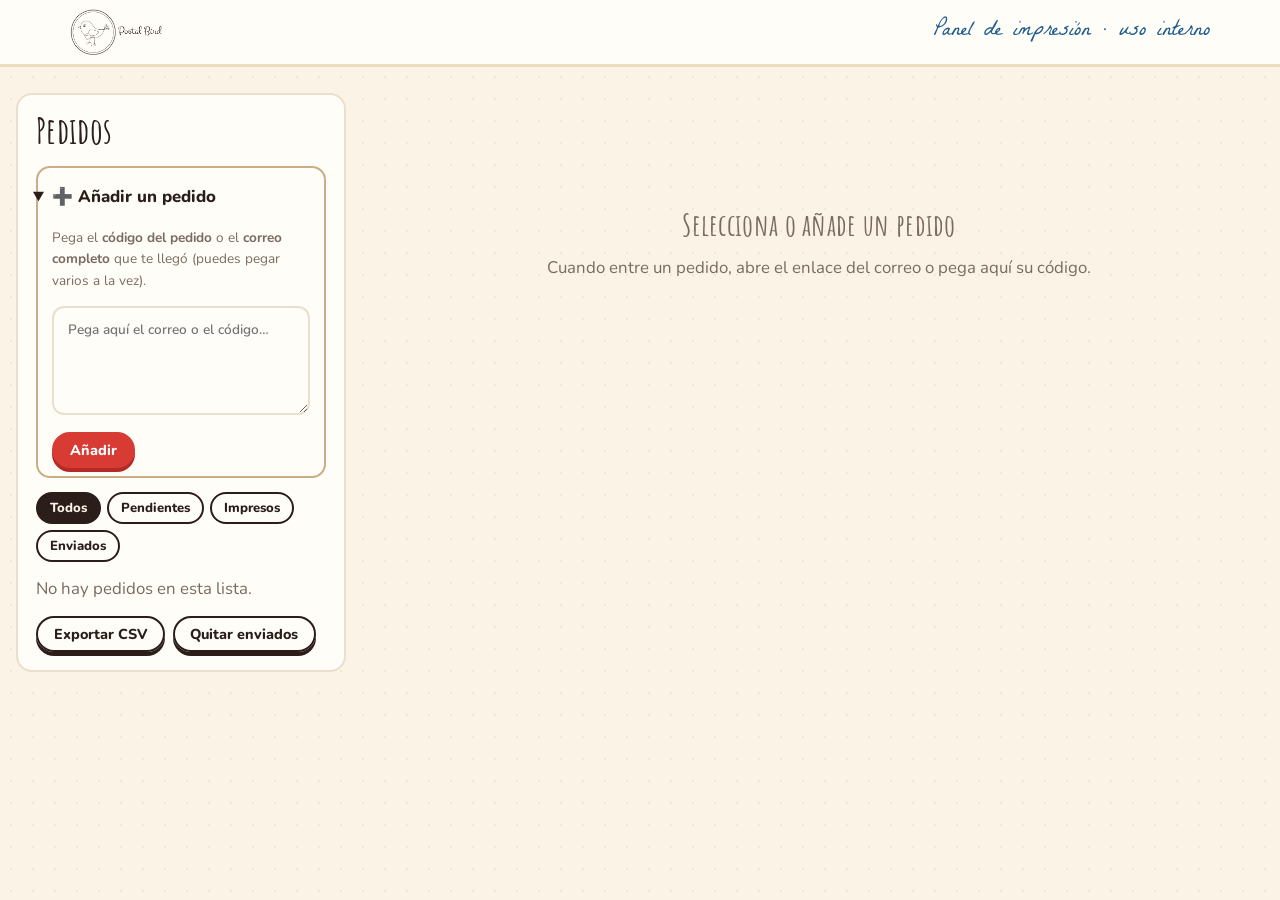
<file: imprimir.html>
<!doctype html>
<html lang="es">
<head>
<meta charset="utf-8">
<meta name="viewport" content="width=device-width, initial-scale=1">
<title>Impresión de pedidos · Postalbird</title>
<meta name="robots" content="noindex, nofollow">
<link rel="icon" href="img/marca.png" type="image/png">
<link rel="stylesheet" href="css/style.css">
<link rel="stylesheet" href="css/imprimir.css">
</head>
<body class="tool">
<header class="tool-head">
  <div class="wrap">
    <a href="index.html" class="brand"><img src="img/logo.png" alt="Postalbird" height="40"></a>
    <span class="hand" style="font-size:1.4rem">Panel de impresión · uso interno</span>
  </div>
</header>

<main class="wrap tool-main">
  <aside class="queue">
    <h2>Pedidos</h2>
    <details id="addBox" open>
      <summary>➕ Añadir un pedido</summary>
      <p class="hint">Pega el <b>código del pedido</b> o el <b>correo completo</b> que te llegó (puedes pegar varios a la vez).</p>
      <textarea id="paste" rows="4" placeholder="Pega aquí el correo o el código…" aria-label="Pegar pedido"></textarea>
      <button class="btn small" id="addBtn" type="button">Añadir</button>
      <div id="addMsg" class="hint" role="status"></div>
    </details>
    <div class="filters" id="filters">
      <button class="chip on" data-f="todos" type="button">Todos</button>
      <button class="chip" data-f="pendiente" type="button">Pendientes</button>
      <button class="chip" data-f="impreso" type="button">Impresos</button>
      <button class="chip" data-f="enviado" type="button">Enviados</button>
    </div>
    <ul id="list" class="olist"></ul>
    <div class="qbar">
      <button class="btn ghost small" id="csvBtn" type="button">Exportar CSV</button>
      <button class="btn ghost small" id="clearBtn" type="button">Quitar enviados</button>
    </div>
  </aside>

  <section class="work" id="work">
    <div class="empty" id="none"><h3>Selecciona o añade un pedido</h3><p class="muted">Cuando entre un pedido, abre el enlace del correo o pega aquí su código.</p></div>

    <div id="detail" hidden>
      <div class="dhead">
        <div>
          <h2 id="dTitle"></h2>
          <p class="muted" id="dMeta"></p>
        </div>
        <span class="badge" id="dState"></span>
      </div>

      <div class="actions">
        <button class="btn" id="printInt" type="button">🖨 Imprimir dedicatoria</button>
        <button class="btn" id="printEnv" type="button">✉ Imprimir sobre</button>
        <button class="btn ghost small" id="markPrinted" type="button">Marcar como impreso</button>
        <button class="btn ghost small" id="markSent" type="button">Marcar como enviado</button>
        <button class="btn ghost small" id="delBtn" type="button">Eliminar</button>
      </div>

      <details class="cfg" id="cfg">
        <summary>⚙ Ajustes de impresión</summary>
        <div class="cfg-grid">
          <div class="field"><label for="cSize">Tamaño de la hoja</label>
            <select id="cSize"><option value="p">Pequeña (23 × 15,5 cm)</option><option value="g">Grande (24 × 16,5 cm)</option></select></div>
          <div class="field"><label for="cFold">Pliegue de la tarjeta</label>
            <select id="cFold"><option value="v">Vertical (texto en la mitad derecha)</option><option value="h">Horizontal (texto en la mitad de abajo)</option></select></div>
          <div class="field"><label for="cPt">Tamaño de letra: <b id="cPtV"></b></label>
            <input type="range" id="cPt" min="10" max="28" step="0.5"><div class="hint">Si el texto no cabe, se reduce solo.</div></div>
          <div class="field"><label for="cInk">Tinta</label>
            <select id="cInk"><option value="pedido">La elegida en el pedido</option><option value="azul">Azul</option><option value="negro">Negro</option><option value="granate">Granate</option></select></div>
          <div class="field"><label for="cX">Mover a la derecha (mm): <b id="cXV"></b></label><input type="range" id="cX" min="-15" max="15" step="0.5"></div>
          <div class="field"><label for="cY">Mover hacia abajo (mm): <b id="cYV"></b></label><input type="range" id="cY" min="-15" max="15" step="0.5"></div>
        </div>
        <p class="hint">Haz una prueba en un folio y ajusta los milímetros según cómo salga tu impresora. Los ajustes se guardan en este navegador. Al imprimir, elige <b>escala 100 %</b> (sin «ajustar a página») y márgenes «ninguno».</p>
      </details>

      <div class="sheets">
        <figure class="sheet-wrap int" id="wrapInt">
          <div class="scaler"><div class="sheet" id="sheetInt"><div class="guide"></div><div class="textbox hw" id="pTxt"></div></div></div>
          <figcaption>Dedicatoria — <span id="capInt"></span></figcaption>
        </figure>
        <figure class="sheet-wrap env" id="wrapEnv">
          <div class="scaler"><div class="sheet" id="sheetEnv"><div class="from hw" id="eFrom"></div><div class="to hw" id="eTo"></div></div></div>
          <figcaption>Sobre — 18 × 12,5 cm</figcaption>
        </figure>
      </div>

      <div class="info-grid">
        <div class="card"><h3>Destinatario</h3><pre id="iDest"></pre></div>
        <div class="card"><h3>Cliente</h3><pre id="iCli"></pre></div>
        <div class="card"><h3>Pedido</h3><pre id="iPed"></pre></div>
      </div>
    </div>
  </section>
</main>

<style id="pageStyle"></style>
<script src="js/config.js"></script>
<script src="js/catalog.js"></script>
<script src="js/site.js"></script>
<script src="js/imprimir.js"></script>
</body>
</html>
</file>
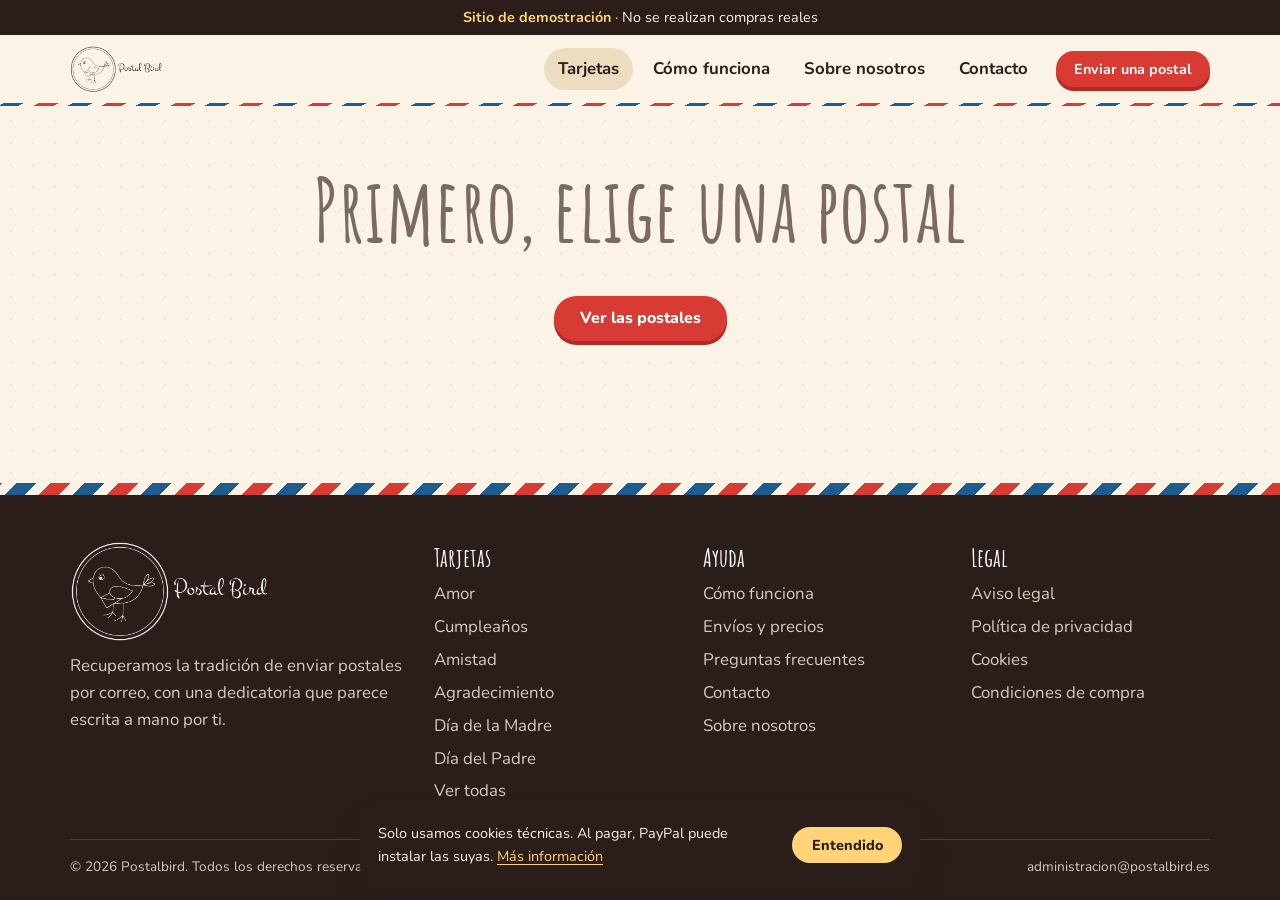
<file: personalizar.html>
<!doctype html>
<html lang="es">
<head>
<meta charset="utf-8">
<meta name="viewport" content="width=device-width, initial-scale=1">
<title>Personaliza tu postal · Postalbird</title>
<meta name="description" content="Escribe tu dedicatoria, elige la letra y dinos a quién enviamos tu postal.">
<meta name="robots" content="noindex">
<link rel="icon" href="img/marca.png" type="image/png">
<link rel="preload" href="fonts/AmaticSC-Bold.ttf" as="font" type="font/ttf" crossorigin>
<link rel="preload" href="fonts/LaBelleAurore.ttf" as="font" type="font/ttf" crossorigin>
<link rel="stylesheet" href="css/style.css">
</head>
<body data-page="tarjetas">
<header id="site-header"></header>

<main>
  <div class="wrap" id="app">
    <div class="page-head"><span class="eyebrow">Personaliza tu postal</span><h1>Escribe lo que quieras decirle</h1></div>

    <div class="editor" id="editor">
      <div class="form-col">
        <ol class="stepper" id="stepper" style="list-style:none;padding:0;margin:0 0 22px">
          <li style="display:contents"><button type="button" data-go="1"><b>1</b>Mensaje</button></li>
          <li style="display:contents"><button type="button" data-go="2"><b>2</b>Destino</button></li>
          <li style="display:contents"><button type="button" data-go="3"><b>3</b>Envío</button></li>
          <li style="display:contents"><button type="button" data-go="4"><b>4</b>Pago</button></li>
        </ol>

        <div class="selected-card" id="chosen"></div>

        <form id="form" novalidate autocomplete="off">
          <!-- PASO 1 -->
          <div class="panel on" data-step="1">
            <h2>Tu dedicatoria</h2>
            <div class="field">
              <label for="msg">Escribe aquí tu mensaje</label>
              <textarea id="msg" name="msg" maxlength="400" placeholder="Querida Ana:&#10;&#10;Feliz cumpleaños, que sepas que…&#10;&#10;Un abrazo,&#10;Luis" required></textarea>
              <div class="counter" id="counter" aria-live="polite">0 / 400</div>
            </div>
            <div class="field">
              <span class="lbl">Tipo de letra</span>
              <div class="fonts" id="fonts" role="radiogroup" aria-label="Tipo de letra"></div>
            </div>
            <div class="field">
              <span class="lbl">Color de la tinta</span>
              <div class="inks" id="inks" role="radiogroup" aria-label="Color de la tinta"></div>
            </div>
            <div class="field">
              <label for="fecha">¿Cuándo quieres que la enviemos? <span class="opt">(opcional)</span></label>
              <input type="date" id="fecha" name="fecha">
              <div class="hint">Si tiene que llegar para una fecha concreta (un cumpleaños, por ejemplo), indícala y la enviamos con tiempo. Si lo dejas vacío, la enviamos lo antes posible.</div>
            </div>
          </div>

          <!-- PASO 2 -->
          <div class="panel" data-step="2">
            <h2>¿A quién se la enviamos?</h2>
            <div class="demo-note" data-demo hidden><b>Es una demostración:</b> no escribas datos reales. No se envía a nadie y no se guarda en ningún servidor.</div>
            <div class="field"><label for="d_nombre">Nombre y apellidos del destinatario</label><input type="text" id="d_nombre" name="d_nombre" autocomplete="off" required></div>
            <div class="field"><label for="d_dir1">Dirección</label><input type="text" id="d_dir1" name="d_dir1" placeholder="Calle, número" autocomplete="off" required></div>
            <div class="field"><label for="d_dir2">Piso, puerta, escalera… <span class="opt">(opcional)</span></label><input type="text" id="d_dir2" name="d_dir2" autocomplete="off"></div>
            <div class="row r3">
              <div class="field"><label for="d_cp">Código postal</label><input type="text" id="d_cp" name="d_cp" inputmode="numeric" autocomplete="off" required></div>
              <div class="field"><label for="d_ciudad">Población</label><input type="text" id="d_ciudad" name="d_ciudad" autocomplete="off" required></div>
            </div>
            <div class="row">
              <div class="field"><label for="d_prov">Provincia <span class="opt">(opcional)</span></label><input type="text" id="d_prov" name="d_prov" autocomplete="off"></div>
              <div class="field"><label for="d_pais">País</label><select id="d_pais" name="d_pais"></select></div>
            </div>
            <div class="field">
              <label class="check"><input type="checkbox" id="r_on" name="r_on"><span>Poner un remitente en el sobre <span class="muted">(por defecto, el sobre no lleva remitente)</span></span></label>
            </div>
            <div class="field" id="r_box" hidden>
              <label for="r_txt">Remitente</label>
              <textarea id="r_txt" name="r_txt" style="min-height:90px" maxlength="200" placeholder="Tu nombre&#10;Tu dirección&#10;CP Población"></textarea>
            </div>
          </div>

          <!-- PASO 3 -->
          <div class="panel" data-step="3">
            <h2>Envío y tus datos</h2>
            <div class="demo-note" data-demo hidden><b>Es una demostración:</b> no escribas tu correo ni tu teléfono reales. Puedes poner datos inventados.</div>
            <div class="field"><span class="lbl">Forma de envío</span><div class="opts" id="envios" role="radiogroup" aria-label="Forma de envío"></div></div>
            <div class="field"><label for="c_nombre">Tu nombre</label><input type="text" id="c_nombre" name="c_nombre" autocomplete="name" required></div>
            <div class="row">
              <div class="field"><label for="c_email">Tu correo electrónico</label><input type="email" id="c_email" name="c_email" autocomplete="email" required></div>
              <div class="field"><label for="c_tel">Teléfono <span class="opt">(opcional)</span></label><input type="tel" id="c_tel" name="c_tel" autocomplete="tel"></div>
            </div>
            <div class="field"><label for="notas">¿Algo más que debamos saber? <span class="opt">(opcional)</span></label><textarea id="notas" name="notas" style="min-height:80px" maxlength="300"></textarea></div>
          </div>

          <!-- PASO 4 -->
          <div class="panel" data-step="4">
            <h2>Revisa y paga</h2>
            <div class="summary" id="summary"></div>
            <div class="field">
              <label class="check"><input type="checkbox" id="acepto" name="acepto"><span>He leído y acepto las <a href="condiciones.html" target="_blank" rel="noopener">condiciones de compra</a> y la <a href="privacidad.html" target="_blank" rel="noopener">política de privacidad</a>.</span></label>
            </div>
            <div id="demoNote" class="demo-note" hidden><b>Sitio de demostración.</b> Aquí <b>no se cobra nada</b> ni se envía ningún pedido. Puedes recorrer todo el proceso para ver cómo funciona.</div>
            <div id="paypal"></div>
            <button type="button" class="btn" id="demoBtn" hidden>Simular pedido (sin pago)</button>
            <div id="payMsg" role="alert"></div>
          </div>

          <div class="nav-steps">
            <button type="button" class="btn ghost" id="prev">← Atrás</button>
            <button type="button" class="btn" id="next">Siguiente →</button>
          </div>
        </form>
      </div>

      <aside class="preview" aria-label="Vista previa de tu postal">
        <div class="tabs" role="tablist">
          <button type="button" role="tab" data-view="dedic" class="on">Dedicatoria</button>
          <button type="button" role="tab" data-view="sobre">Sobre</button>
          <button type="button" role="tab" data-view="postal">Postal</button>
        </div>
        <div class="stage">
          <div class="view on" id="v-dedic"><div class="paper" id="paper"><div class="hw" id="hwText"></div></div></div>
          <div class="view" id="v-sobre">
            <div class="envelope" id="envelope">
              <div class="from hw" id="envFrom"></div>
              <div class="sello">SELLO</div>
              <div class="to hw" id="envTo"></div>
            </div>
          </div>
          <div class="view" id="v-postal"><div class="cover"><img id="coverImg" alt="Portada de la postal"></div></div>
          <p class="stage-cap" id="cap">Así se verá tu dedicatoria</p>
        </div>
        <p class="center" style="margin:14px 0 0"><span class="muted">Total:</span> <b id="totalMini" style="font-size:1.3rem;color:var(--red-d)"></b></p>
      </aside>
    </div>

    <div id="done" hidden></div>
  </div>
</main>

<footer id="site-footer" class="site-footer"></footer>
<script src="js/config.js"></script>
<script src="js/catalog.js"></script>
<script src="js/site.js"></script>
<script src="js/editor.js"></script>
</body>
</html>
</file>
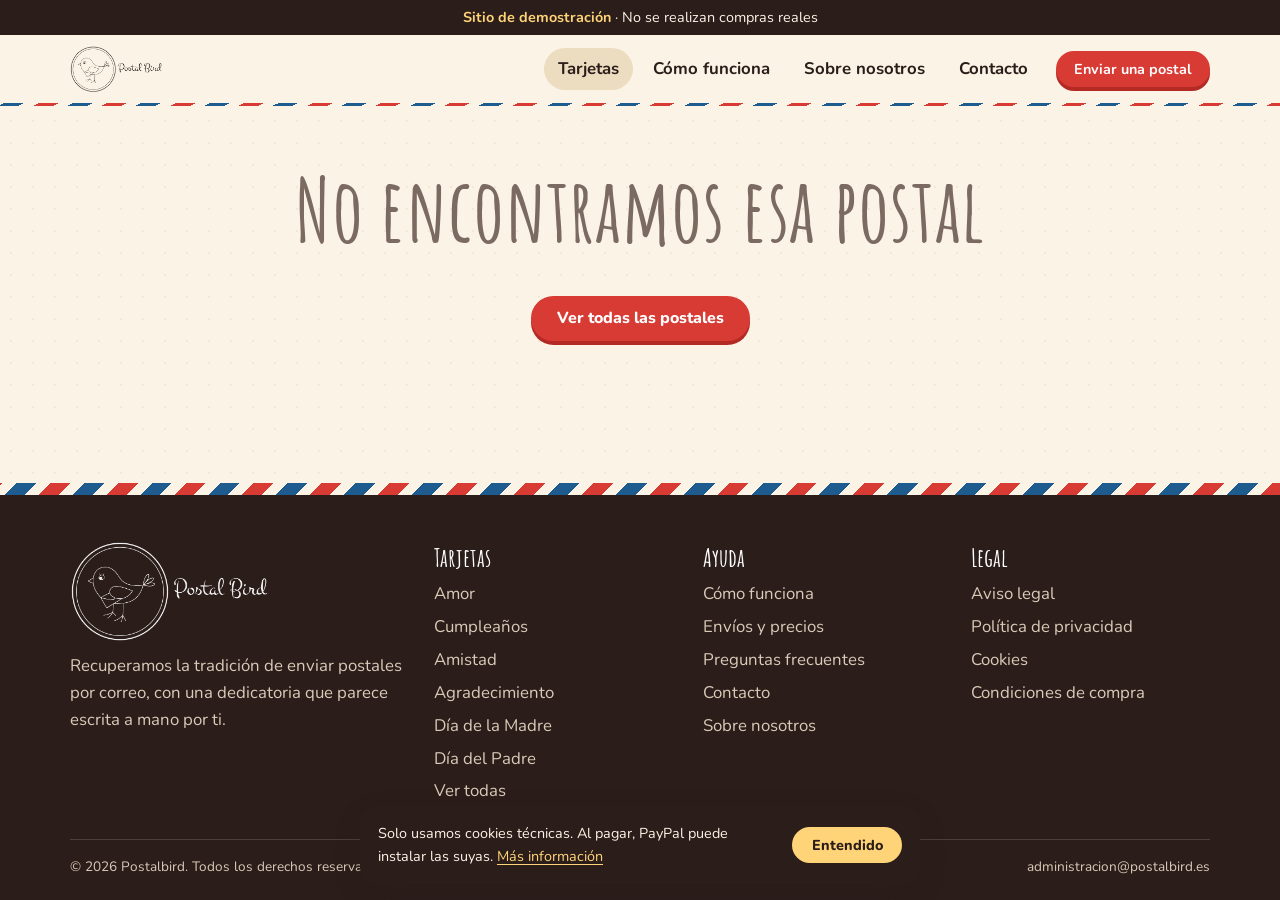
<file: postal.html>
<!doctype html>
<html lang="es">
<head>
<meta charset="utf-8">
<meta name="viewport" content="width=device-width, initial-scale=1">
<title>Tarjeta postal · Postalbird</title>
<meta name="description" content="Tarjeta postal con dedicatoria en letra manuscrita, enviada por correo.">
<link rel="icon" href="img/marca.png" type="image/png">
<link rel="preload" href="fonts/AmaticSC-Bold.ttf" as="font" type="font/ttf" crossorigin>
<link rel="stylesheet" href="css/style.css">
</head>
<body data-page="tarjetas">
<header id="site-header"></header>

<main>
  <div class="wrap" id="root"></div>
  <section style="padding-top:0"><div class="wrap" id="relacionadas"></div></section>
</main>

<footer id="site-footer" class="site-footer"></footer>
<script src="js/config.js"></script>
<script src="js/catalog.js"></script>
<script src="js/site.js"></script>
<script src="js/postal.js"></script>
</body>
</html>
</file>
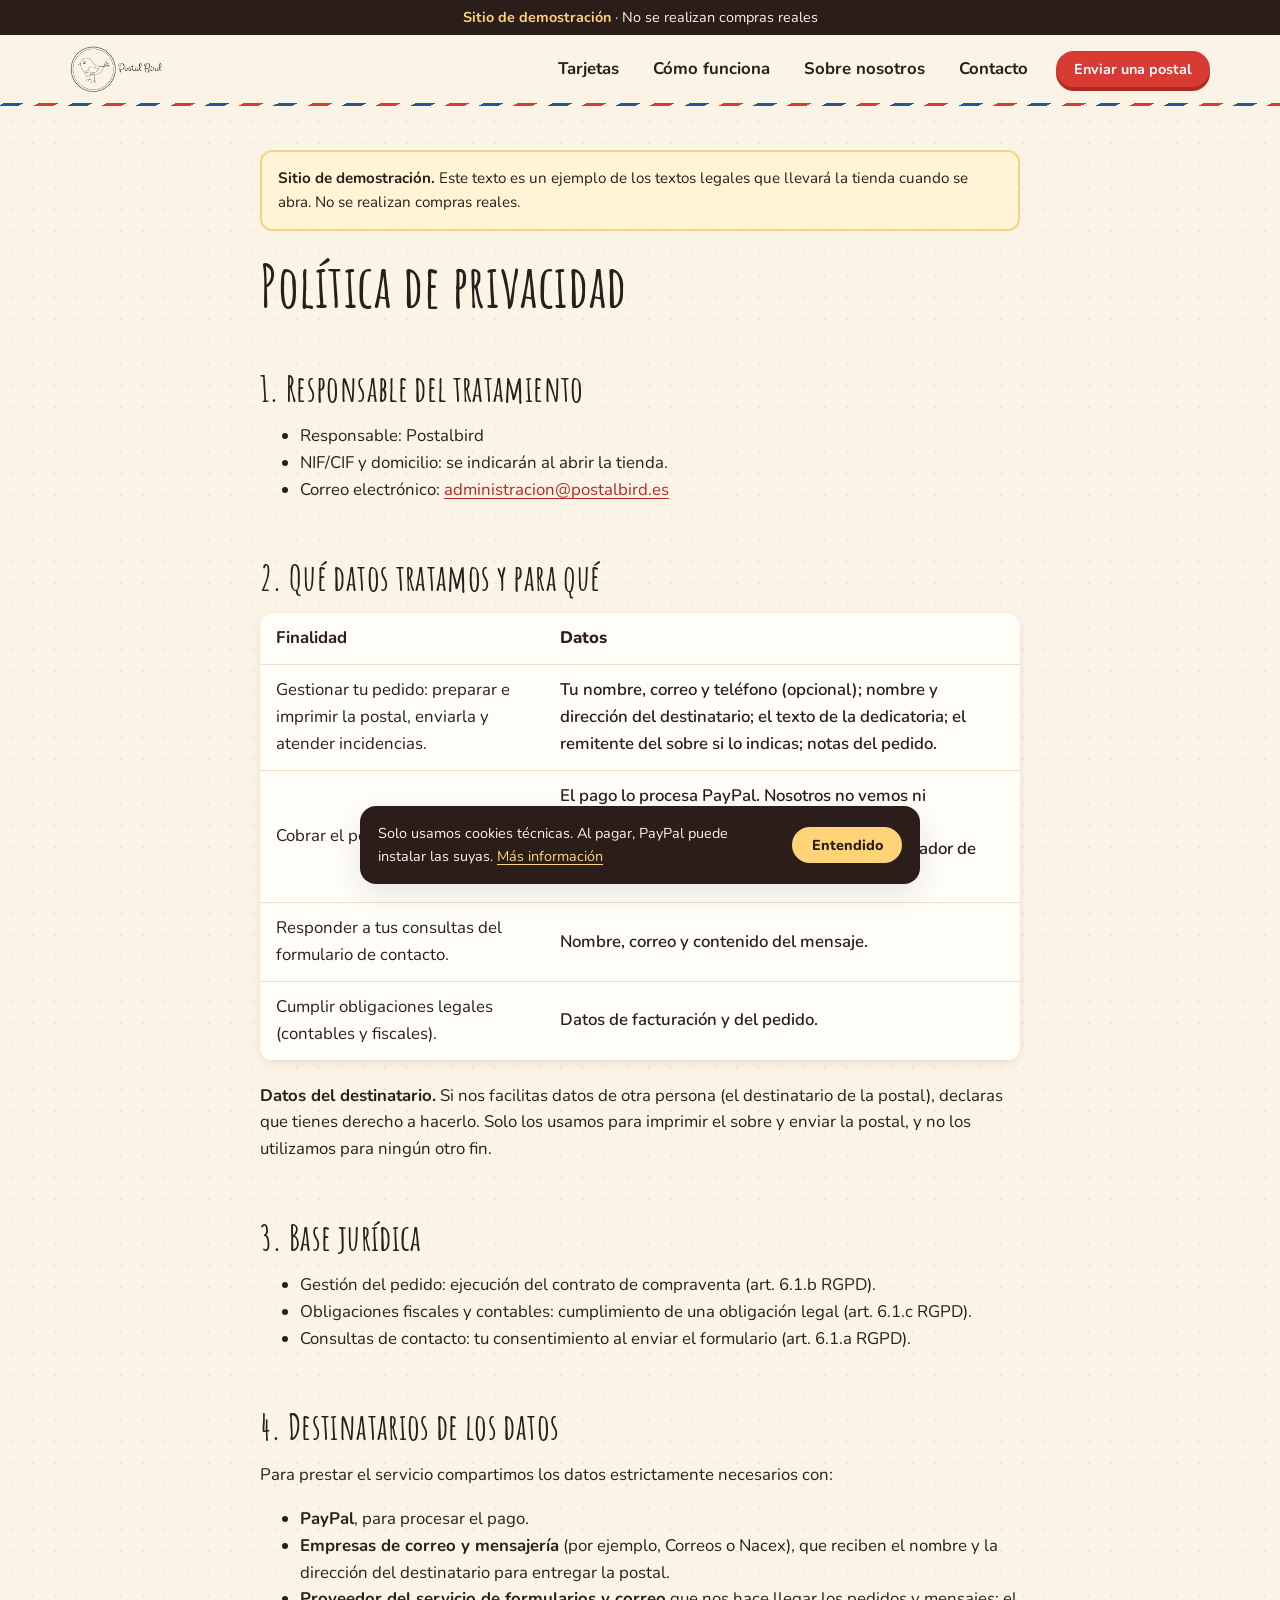
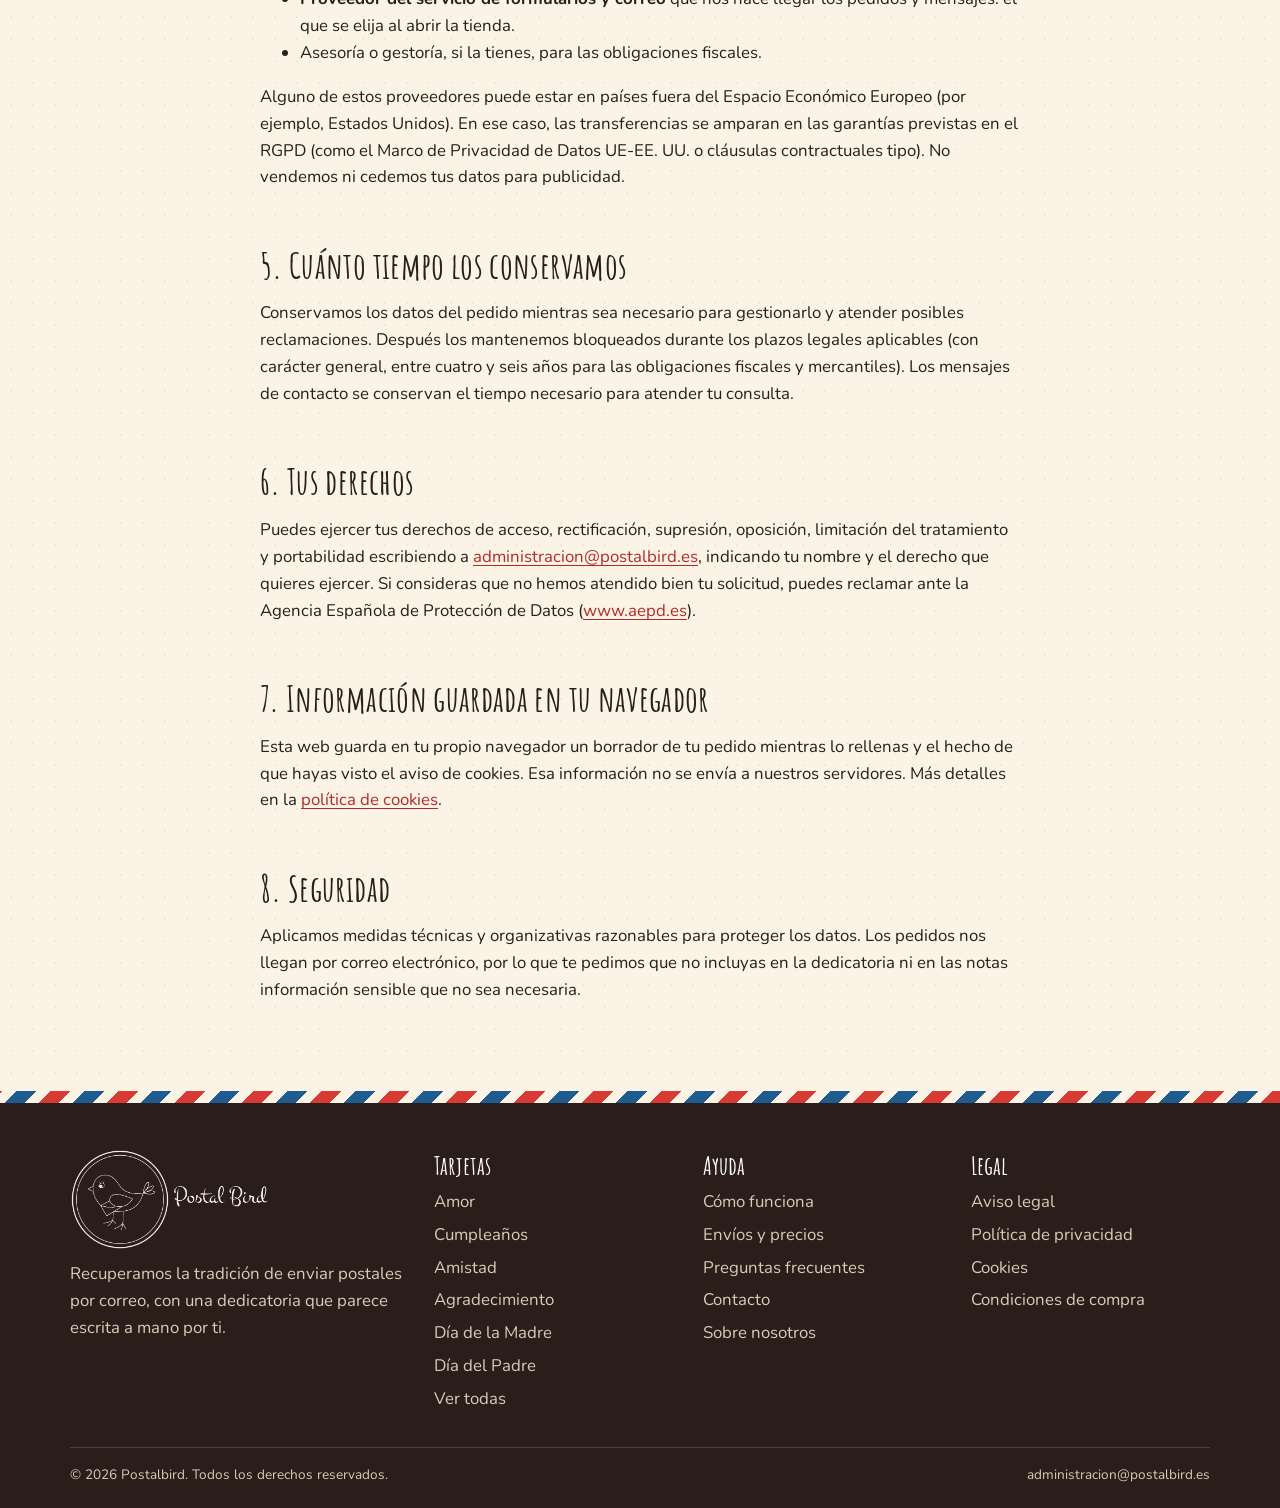
<file: privacidad.html>
<!doctype html>
<html lang="es">
<head>
<meta charset="utf-8">
<meta name="viewport" content="width=device-width, initial-scale=1">
<title>Política de privacidad · Postalbird</title>
<meta name="description" content="Cómo tratamos tus datos personales en Postalbird.">
<link rel="icon" href="img/marca.png" type="image/png">
<link rel="preload" href="fonts/AmaticSC-Bold.ttf" as="font" type="font/ttf" crossorigin>
<link rel="stylesheet" href="css/style.css">
</head>
<body data-page="legal">
<header id="site-header"></header>
<main>
  <div class="narrow legal" style="padding:44px 0 70px">
    <div class="notice"><b>Sitio de demostración.</b> Este texto es un ejemplo de los textos legales que llevará la tienda cuando se abra. No se realizan compras reales.</div>
    <h1>Política de privacidad</h1>

    <h2>1. Responsable del tratamiento</h2>
    <ul>
      <li>Responsable: Postalbird</li>
      <li>NIF/CIF y domicilio: se indicarán al abrir la tienda.</li>
      <li>Correo electrónico: <a class="mail" href="#"></a></li>
    </ul>

    <h2>2. Qué datos tratamos y para qué</h2>
    <table class="price-table stack">
      <tr><th>Finalidad</th><th style="text-align:left;color:inherit">Datos</th></tr>
      <tr><td>Gestionar tu pedido: preparar e imprimir la postal, enviarla y atender incidencias.</td><td style="text-align:left;color:inherit;font-weight:600">Tu nombre, correo y teléfono (opcional); nombre y dirección del destinatario; el texto de la dedicatoria; el remitente del sobre si lo indicas; notas del pedido.</td></tr>
      <tr><td>Cobrar el pedido.</td><td style="text-align:left;color:inherit;font-weight:600">El pago lo procesa PayPal. Nosotros no vemos ni guardamos los datos de tu tarjeta; recibimos la confirmación del pago, su importe y un identificador de operación.</td></tr>
      <tr><td>Responder a tus consultas del formulario de contacto.</td><td style="text-align:left;color:inherit;font-weight:600">Nombre, correo y contenido del mensaje.</td></tr>
      <tr><td>Cumplir obligaciones legales (contables y fiscales).</td><td style="text-align:left;color:inherit;font-weight:600">Datos de facturación y del pedido.</td></tr>
    </table>
    <p><b>Datos del destinatario.</b> Si nos facilitas datos de otra persona (el destinatario de la postal), declaras que tienes derecho a hacerlo. Solo los usamos para imprimir el sobre y enviar la postal, y no los utilizamos para ningún otro fin.</p>

    <h2>3. Base jurídica</h2>
    <ul>
      <li>Gestión del pedido: ejecución del contrato de compraventa (art. 6.1.b RGPD).</li>
      <li>Obligaciones fiscales y contables: cumplimiento de una obligación legal (art. 6.1.c RGPD).</li>
      <li>Consultas de contacto: tu consentimiento al enviar el formulario (art. 6.1.a RGPD).</li>
    </ul>

    <h2>4. Destinatarios de los datos</h2>
    <p>Para prestar el servicio compartimos los datos estrictamente necesarios con:</p>
    <ul>
      <li><b>PayPal</b>, para procesar el pago.</li>
      <li><b>Empresas de correo y mensajería</b> (por ejemplo, Correos o Nacex), que reciben el nombre y la dirección del destinatario para entregar la postal.</li>
      <li><b>Proveedor del servicio de formularios y correo</b> que nos hace llegar los pedidos y mensajes: el que se elija al abrir la tienda.</li>
      <li>Asesoría o gestoría, si la tienes, para las obligaciones fiscales.</li>
    </ul>
    <p>Alguno de estos proveedores puede estar en países fuera del Espacio Económico Europeo (por ejemplo, Estados Unidos). En ese caso, las transferencias se amparan en las garantías previstas en el RGPD (como el Marco de Privacidad de Datos UE-EE. UU. o cláusulas contractuales tipo). No vendemos ni cedemos tus datos para publicidad.</p>

    <h2>5. Cuánto tiempo los conservamos</h2>
    <p>Conservamos los datos del pedido mientras sea necesario para gestionarlo y atender posibles reclamaciones. Después los mantenemos bloqueados durante los plazos legales aplicables (con carácter general, entre cuatro y seis años para las obligaciones fiscales y mercantiles). Los mensajes de contacto se conservan el tiempo necesario para atender tu consulta.</p>

    <h2>6. Tus derechos</h2>
    <p>Puedes ejercer tus derechos de acceso, rectificación, supresión, oposición, limitación del tratamiento y portabilidad escribiendo a <a class="mail" href="#"></a>, indicando tu nombre y el derecho que quieres ejercer. Si consideras que no hemos atendido bien tu solicitud, puedes reclamar ante la Agencia Española de Protección de Datos (<a href="https://www.aepd.es" target="_blank" rel="noopener">www.aepd.es</a>).</p>

    <h2>7. Información guardada en tu navegador</h2>
    <p>Esta web guarda en tu propio navegador un borrador de tu pedido mientras lo rellenas y el hecho de que hayas visto el aviso de cookies. Esa información no se envía a nuestros servidores. Más detalles en la <a href="cookies.html">política de cookies</a>.</p>

    <h2>8. Seguridad</h2>
    <p>Aplicamos medidas técnicas y organizativas razonables para proteger los datos. Los pedidos nos llegan por correo electrónico, por lo que te pedimos que no incluyas en la dedicatoria ni en las notas información sensible que no sea necesaria.</p>
  </div>
</main>
<footer id="site-footer" class="site-footer"></footer>
<script src="js/config.js"></script>
<script src="js/catalog.js"></script>
<script src="js/site.js"></script>
<script>document.querySelectorAll('.mail').forEach(function (a) { a.href = 'mailto:' + PB.config.email; a.textContent = PB.config.email; });</script>
</body>
</html>
</file>
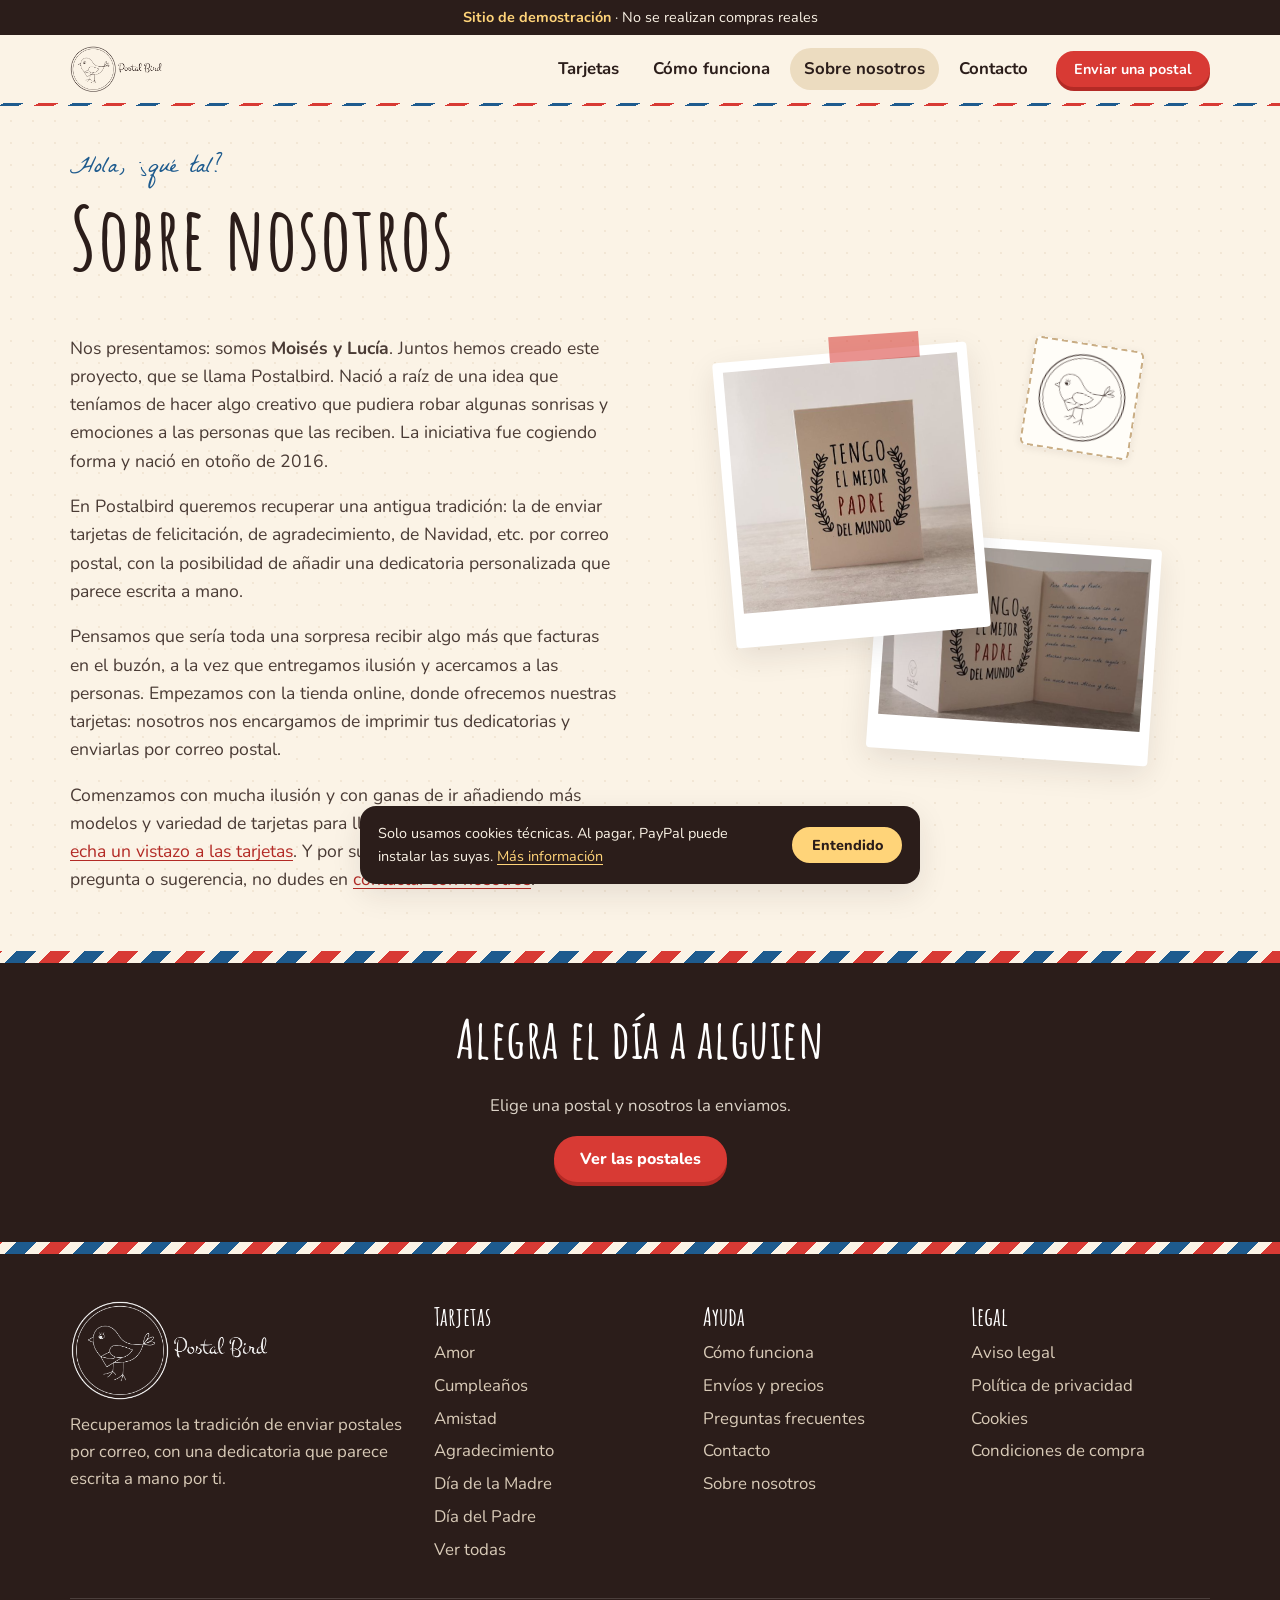
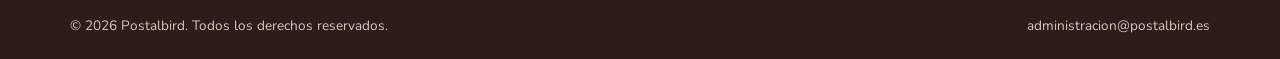
<file: sobre-nosotros.html>
<!doctype html>
<html lang="es">
<head>
<meta charset="utf-8">
<meta name="viewport" content="width=device-width, initial-scale=1">
<title>Sobre nosotros · Postalbird</title>
<meta name="description" content="Somos Moisés y Lucía. Postalbird nació en otoño de 2016 para recuperar la tradición de enviar tarjetas postales por correo.">
<link rel="icon" href="img/marca.png" type="image/png">
<link rel="preload" href="fonts/AmaticSC-Bold.ttf" as="font" type="font/ttf" crossorigin>
<link rel="stylesheet" href="css/style.css">
</head>
<body data-page="sobre">
<header id="site-header"></header>

<main>
  <div class="wrap">
    <div class="page-head">
      <span class="eyebrow">Hola, ¿qué tal?</span>
      <h1>Sobre nosotros</h1>
    </div>
    <div class="two-col" style="padding-bottom:40px">
      <div class="prose" style="font-size:1.1rem">
        <p>Nos presentamos: somos <strong>Moisés y Lucía</strong>. Juntos hemos creado este proyecto, que se llama Postalbird. Nació a raíz de una idea que teníamos de hacer algo creativo que pudiera robar algunas sonrisas y emociones a las personas que las reciben. La iniciativa fue cogiendo forma y nació en otoño de 2016.</p>
        <p>En Postalbird queremos recuperar una antigua tradición: la de enviar tarjetas de felicitación, de agradecimiento, de Navidad, etc. por correo postal, con la posibilidad de añadir una dedicatoria personalizada que parece escrita a mano.</p>
        <p>Pensamos que sería toda una sorpresa recibir algo más que facturas en el buzón, a la vez que entregamos ilusión y acercamos a las personas. Empezamos con la tienda online, donde ofrecemos nuestras tarjetas: nosotros nos encargamos de imprimir tus dedicatorias y enviarlas por correo postal.</p>
        <p>Comenzamos con mucha ilusión y con ganas de ir añadiendo más modelos y variedad de tarjetas para llegar a todos vosotros. Si quieres, <a href="tarjetas.html">echa un vistazo a las tarjetas</a>. Y por supuesto, si tienes alguna pregunta o sugerencia, no dudes en <a href="contacto.html">contactar con nosotros</a>.</p>
      </div>
      <div>
        <div class="collage" style="max-width:440px" aria-hidden="true">
          <div class="tape"></div>
          <div class="photo p1"><img src="img/cards/004-portada.jpg" alt="" width="360" height="400" loading="lazy"></div>
          <div class="photo p2"><img src="img/cards/004-interior.jpg" alt="" width="450" height="345" loading="lazy"></div>
          <div class="stamp stamp-box"><img src="img/marca.png" alt=""></div>
        </div>
      </div>
    </div>
  </div>
  <section class="cta-band">
    <div class="wrap"><h2>Alegra el día a alguien</h2><p>Elige una postal y nosotros la enviamos.</p><a class="btn" href="tarjetas.html">Ver las postales</a></div>
  </section>
</main>

<footer id="site-footer" class="site-footer"></footer>
<script src="js/config.js"></script>
<script src="js/catalog.js"></script>
<script src="js/site.js"></script>
</body>
</html>
</file>
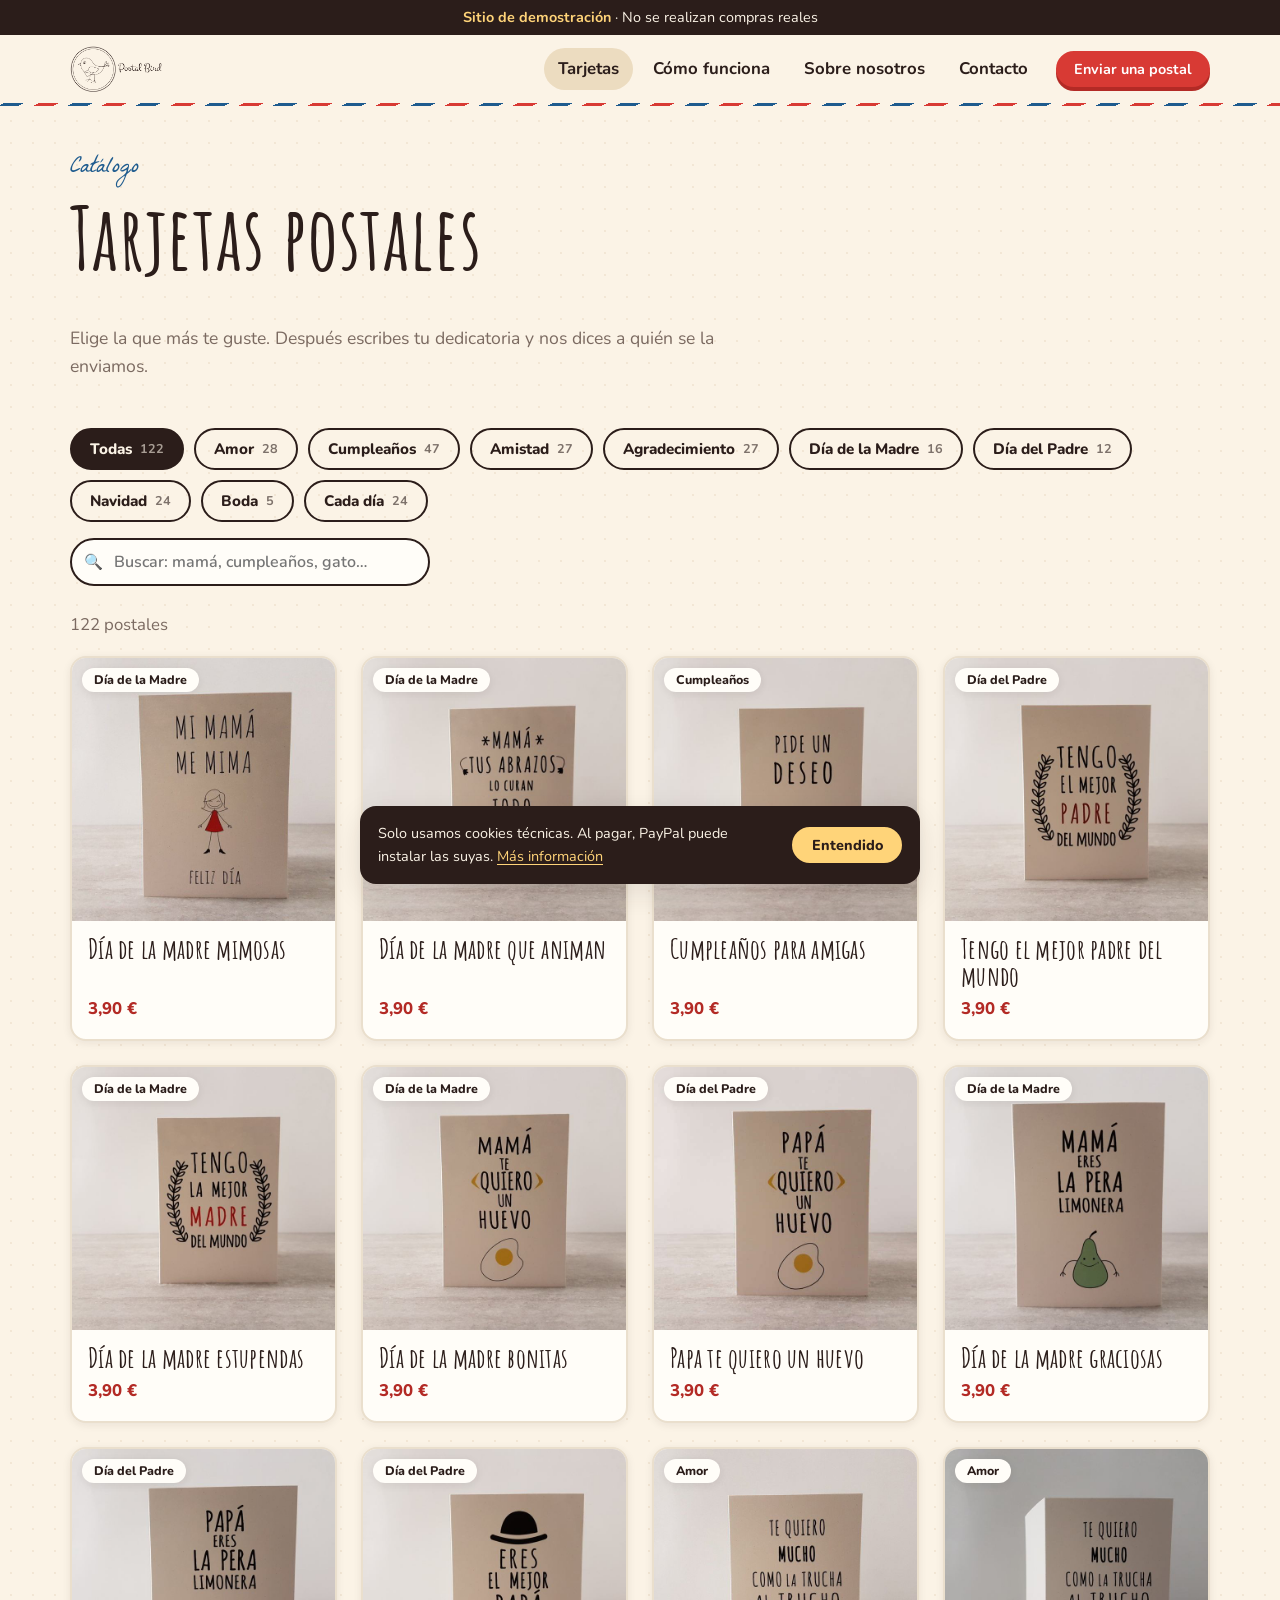
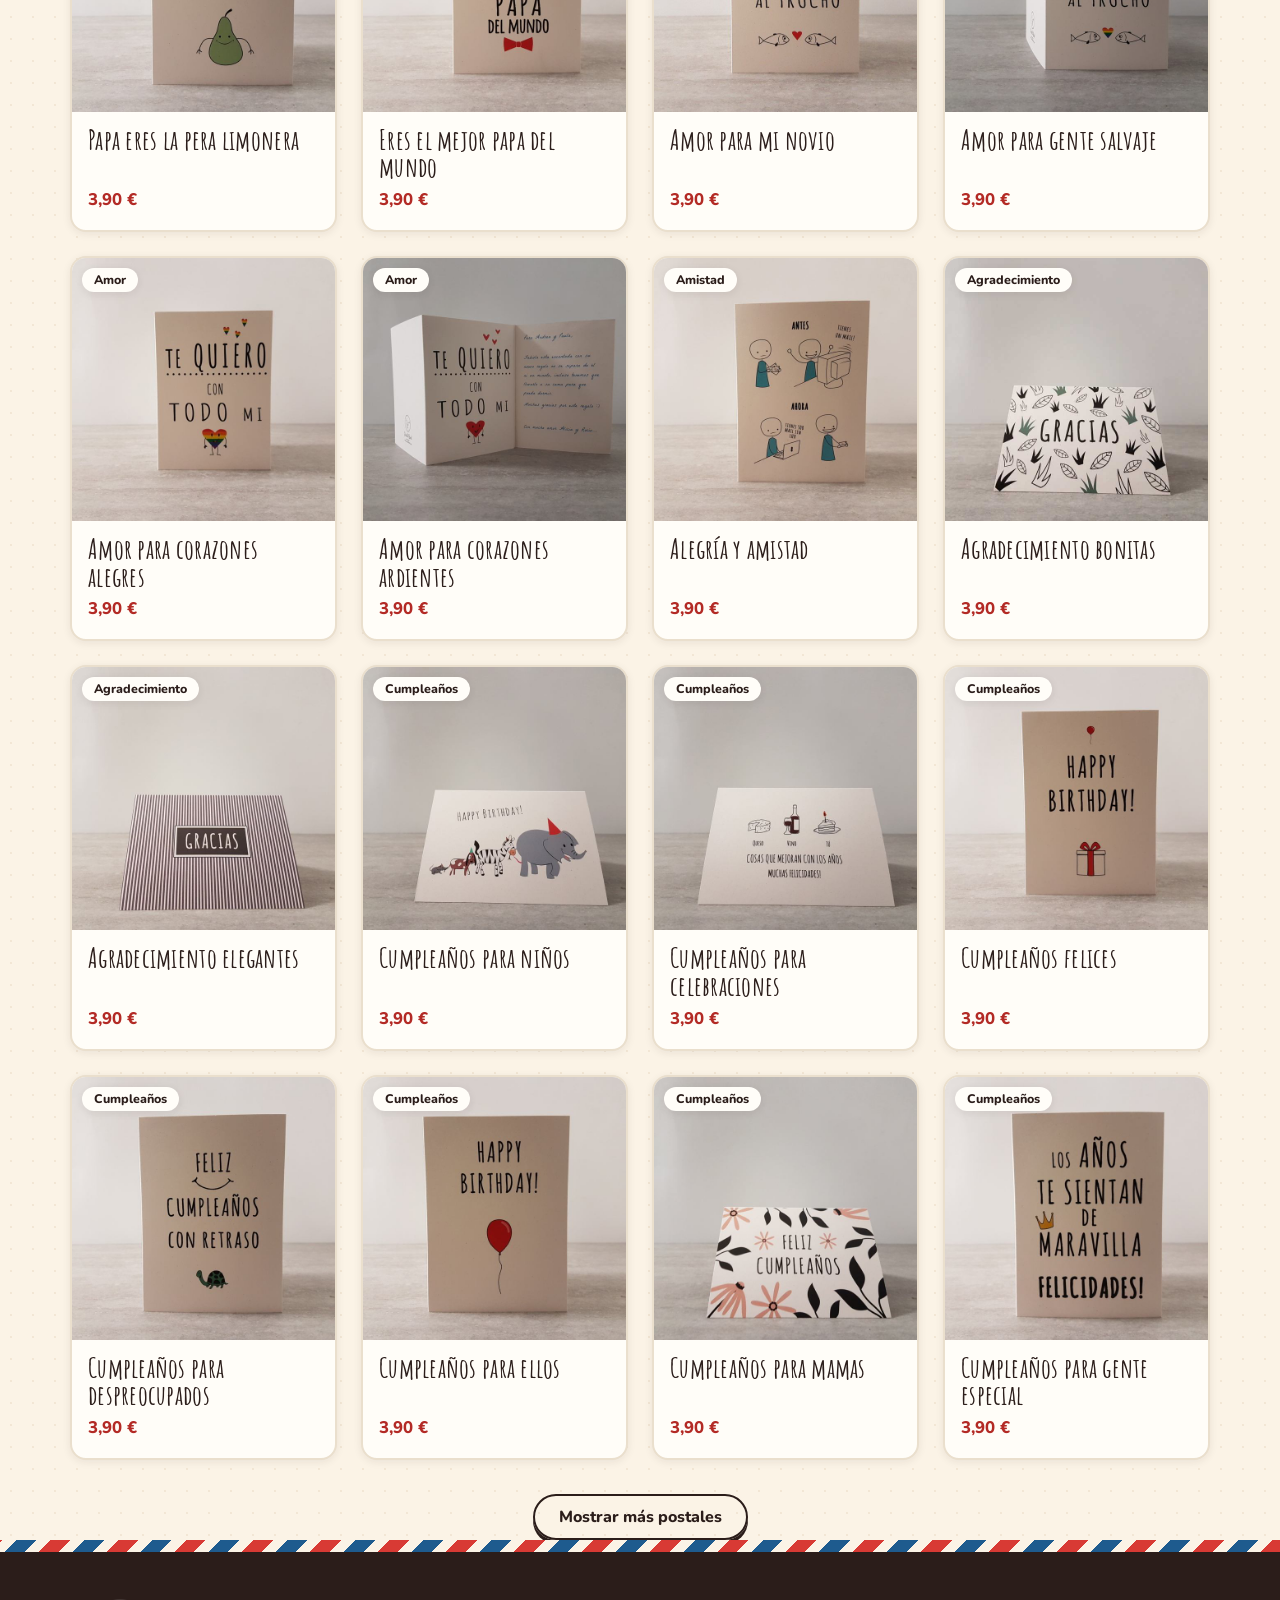
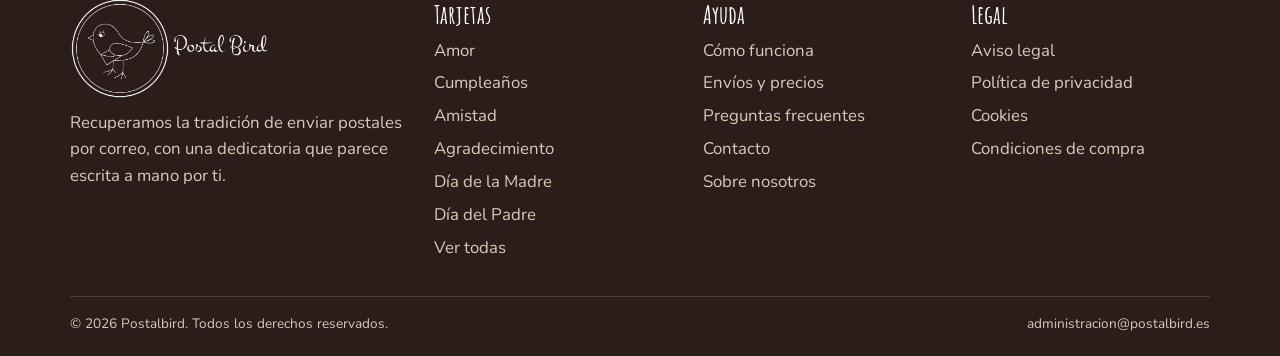
<file: tarjetas.html>
<!doctype html>
<html lang="es">
<head>
<meta charset="utf-8">
<meta name="viewport" content="width=device-width, initial-scale=1">
<title>Tarjetas postales para enviar por correo · Postalbird</title>
<meta name="description" content="Tarjetas postales de cumpleaños, amor, amistad, agradecimiento, Navidad, bodas, Día de la Madre y del Padre. Elige la tuya y la enviamos con tu dedicatoria en letra manuscrita.">
<link rel="icon" href="img/marca.png" type="image/png">
<link rel="preload" href="fonts/AmaticSC-Bold.ttf" as="font" type="font/ttf" crossorigin>
<link rel="stylesheet" href="css/style.css">
</head>
<body data-page="tarjetas">
<header id="site-header"></header>

<main>
  <div class="wrap">
    <div class="page-head">
      <span class="eyebrow">Catálogo</span>
      <h1 id="titulo">Tarjetas postales</h1>
      <p id="intro">Elige la que más te guste. Después escribes tu dedicatoria y nos dices a quién se la enviamos.</p>
    </div>

    <div class="toolbar">
      <div class="chips" id="chips" role="group" aria-label="Filtrar por categoría"></div>
      <div class="search"><label class="sr" for="q">Buscar postales</label><input id="q" type="search" placeholder="Buscar: mamá, cumpleaños, gato…" autocomplete="off"></div>
    </div>

    <p class="muted" id="count" aria-live="polite"></p>
    <div class="grid" id="grid"></div>
    <div class="empty" id="empty" hidden><h3>No hay postales con esa búsqueda</h3><p>Prueba con otra palabra o vuelve a «Todas».</p></div>
    <div class="more"><button class="btn ghost" id="more" type="button" hidden>Mostrar más postales</button></div>
  </div>
</main>

<footer id="site-footer" class="site-footer"></footer>
<script src="js/config.js"></script>
<script src="js/catalog.js"></script>
<script src="js/site.js"></script>
<script src="js/tienda.js"></script>
</body>
</html>
</file>
<file: css/style.css>
/* ============ Postalbird — hoja de estilos ============ */
@font-face { font-family: 'Nunito'; src: url('../fonts/Nunito-Variable.ttf') format('truetype'); font-weight: 200 1000; font-display: swap; }
@font-face { font-family: 'Amatic SC'; src: url('../fonts/AmaticSC-Regular.ttf') format('truetype'); font-weight: 400; font-display: swap; }
@font-face { font-family: 'Amatic SC'; src: url('../fonts/AmaticSC-Bold.ttf') format('truetype'); font-weight: 700; font-display: swap; }
@font-face { font-family: 'La Belle Aurore'; src: url('../fonts/LaBelleAurore.ttf') format('truetype'); font-display: swap; }
@font-face { font-family: 'Handlee'; src: url('../fonts/Handlee-Regular.ttf') format('truetype'); font-display: swap; }
@font-face { font-family: 'Allura'; src: url('../fonts/Allura-Regular.ttf') format('truetype'); font-display: swap; }
@font-face { font-family: 'Montez'; src: url('../fonts/Montez-Regular.ttf') format('truetype'); font-display: swap; }

:root {
  --cream: #fbf3e6; --paper: #fffdf8; --kraft: #ecdcc0; --kraft-d: #c9ad84;
  --ink: #2b1d1a; --muted: #7b6a61; --line: #eadfcd;
  --red: #d83a34; --red-d: #b32a25; --blue: #1e5b8e; --leaf: #4f8a52;
  --radius: 16px; --shadow: 0 10px 30px rgba(43, 29, 26, .10); --shadow-s: 0 2px 8px rgba(43, 29, 26, .08);
  --f-body: 'Nunito', system-ui, -apple-system, 'Segoe UI', sans-serif;
  --f-display: 'Amatic SC', 'Nunito', cursive;
  --f-hand: 'La Belle Aurore', cursive;
  --airmail: repeating-linear-gradient(-45deg, var(--red) 0 14px, var(--cream) 14px 24px, var(--blue) 24px 38px, var(--cream) 38px 48px);
}
*, *::before, *::after { box-sizing: border-box; }
html { scroll-behavior: smooth; -webkit-text-size-adjust: 100%; }
body {
  margin: 0; font-family: var(--f-body); font-size: 1.05rem; line-height: 1.6; color: var(--ink);
  background: var(--cream);
  background-image: radial-gradient(rgba(201, 173, 132, .18) 1px, transparent 1.2px);
  background-size: 22px 22px;
  display: flex; flex-direction: column; min-height: 100vh;
}
main { flex: 1; }
#site-header { display: contents; }
img { max-width: 100%; display: block; }
a { color: var(--red-d); text-underline-offset: 3px; }
a:hover { color: var(--red); }
h1, h2, h3 { font-family: var(--f-display); font-weight: 700; line-height: 1; letter-spacing: .01em; margin: 0 0 .5em; }
h1 { font-size: clamp(3rem, 8vw, 5.4rem); }
h2 { font-size: clamp(2.3rem, 5vw, 3.4rem); }
h3 { font-size: 1.9rem; }
p { margin: 0 0 1em; }
:focus-visible { outline: 3px solid var(--blue); outline-offset: 2px; border-radius: 6px; }
.wrap { width: min(1140px, 100% - 32px); margin-inline: auto; }
.narrow { width: min(760px, 100% - 32px); margin-inline: auto; }
.sr { position: absolute; width: 1px; height: 1px; overflow: hidden; clip: rect(0 0 0 0); white-space: nowrap; }
.hand { font-family: var(--f-hand); color: var(--blue); font-weight: 400; }
.muted { color: var(--muted); }
.center { text-align: center; }
section { padding: 56px 0; }
.eyebrow { font-family: var(--f-hand); color: var(--blue); font-size: 1.5rem; display: block; margin-bottom: 6px; }

/* ---------- Botones ---------- */
.btn {
  --bg: var(--red); --fg: #fff;
  display: inline-flex; align-items: center; justify-content: center; gap: .5em;
  padding: .8em 1.5em; border-radius: 999px; border: 2px solid var(--bg); background: var(--bg); color: var(--fg);
  font: 800 1rem/1 var(--f-body); text-decoration: none; cursor: pointer; transition: transform .15s, box-shadow .15s, background .15s;
  box-shadow: 0 4px 0 var(--red-d);
}
.btn:hover { color: var(--fg); transform: translateY(-2px); box-shadow: 0 6px 0 var(--red-d); }
.btn:active { transform: translateY(2px); box-shadow: 0 1px 0 var(--red-d); }
.btn.ghost { --bg: transparent; --fg: var(--ink); border-color: var(--ink); box-shadow: 0 4px 0 var(--ink); }
.btn.ghost:hover { background: var(--ink); color: var(--cream); }
.btn.small { padding: .6em 1.1em; font-size: .9rem; }
.btn[disabled] { opacity: .5; cursor: not-allowed; transform: none; }

/* ---------- Cabecera ---------- */
.topbar { background: var(--ink); color: var(--cream); text-align: center; font-size: .9rem; padding: 6px 12px; }
.topbar b { color: #ffd479; }
.site-header { position: sticky; top: 0; z-index: 50; background: rgba(251, 243, 230, .94); backdrop-filter: blur(8px); border-bottom: 3px solid transparent; border-image: var(--airmail) 6; }
.site-header .wrap { display: flex; align-items: center; justify-content: space-between; gap: 16px; min-height: 68px; }
.brand img { height: 46px; width: auto; }
.nav { display: flex; align-items: center; gap: 6px; }
.nav a { padding: 8px 14px; border-radius: 999px; text-decoration: none; color: var(--ink); font-weight: 700; }
.nav a:hover, .nav a[aria-current="page"] { background: var(--kraft); color: var(--ink); }
.nav .btn { margin-left: 8px; color: #fff; }
.nav .btn:hover { background: var(--red); color: #fff; }
.burger { display: none; background: none; border: 2px solid var(--ink); border-radius: 12px; padding: 8px 10px; cursor: pointer; }
.burger span { display: block; width: 22px; height: 2px; background: var(--ink); margin: 4px 0; }
@media (max-width: 820px) {
  .burger { display: block; }
  .nav { position: absolute; left: 0; right: 0; top: 100%; background: var(--cream); flex-direction: column; align-items: stretch; padding: 12px 16px 18px; border-bottom: 3px solid var(--kraft); display: none; }
  .nav.open { display: flex; }
  .nav a { padding: 12px 14px; }
  .nav .btn { margin: 8px 0 0; }
}

/* ---------- Hero ---------- */
.hero { padding: 40px 0 64px; overflow: hidden; }
.hero .wrap { display: grid; grid-template-columns: 1.05fr .95fr; gap: 40px; align-items: center; }
.hero h1 em { font-style: normal; color: var(--red); display: inline-block; transform: rotate(-2deg); }
.hero p.lead { font-size: 1.25rem; max-width: 34ch; }
.hero .actions { display: flex; gap: 14px; flex-wrap: wrap; margin: 24px 0 18px; }
.hero .perks { display: flex; gap: 8px 22px; flex-wrap: wrap; padding: 0; margin: 0; list-style: none; font-weight: 700; font-size: .95rem; color: var(--muted); }
.hero .perks li::before { content: '✓ '; color: var(--leaf); font-weight: 900; }
.collage { position: relative; aspect-ratio: 1 / 1; max-width: 520px; margin-inline: auto; width: 100%; }
.collage .photo { position: absolute; background: #fff; padding: 10px 10px 34px; box-shadow: var(--shadow); border-radius: 4px; }
.collage .photo img { width: 100%; height: 100%; object-fit: cover; }
.collage .p1 { width: 58%; aspect-ratio: 1 / 1.12; left: 2%; top: 4%; transform: rotate(-5deg); z-index: 2; }
.collage .p2 { width: 64%; aspect-ratio: 1.3 / 1; right: 0; bottom: 4%; transform: rotate(4deg); z-index: 1; }
.collage .tape { position: absolute; width: 90px; height: 26px; background: rgba(216, 58, 52, .55); left: 26%; top: 0; transform: rotate(-4deg); z-index: 4; }
.collage .stamp { position: absolute; right: 4%; top: 2%; width: 110px; height: 110px; z-index: 5; transform: rotate(9deg); }
.stamp-box { background: var(--paper); padding: 8px; border: 2px dashed var(--kraft-d); border-radius: 6px; box-shadow: var(--shadow-s); }
.stamp-box img { width: 100%; }
.collage .note { position: absolute; left: 0; bottom: 0; z-index: 6; background: var(--paper); border-radius: 10px; padding: 8px 16px; box-shadow: var(--shadow); font-family: var(--f-hand); color: var(--blue); font-size: 1.25rem; transform: rotate(-3deg); }
@media (max-width: 820px) { .hero .wrap { grid-template-columns: 1fr; } .collage { max-width: 420px; } }

/* ---------- Pasos ---------- */
.band { background: var(--paper); border-block: 2px solid var(--line); }
.steps { display: grid; grid-template-columns: repeat(3, 1fr); gap: 24px; counter-reset: paso; margin-top: 30px; }
.step { position: relative; background: var(--cream); border: 2px solid var(--line); border-radius: var(--radius); padding: 30px 24px 24px; }
.step::before { counter-increment: paso; content: counter(paso); position: absolute; top: -26px; left: 22px; width: 52px; height: 52px; border-radius: 50%; background: var(--red); color: #fff; display: grid; place-items: center; font: 700 2.2rem/1 var(--f-display); box-shadow: 0 3px 0 var(--red-d); }
.step h3 { margin-bottom: .2em; }
.step p { margin: 0; color: var(--muted); }
@media (max-width: 820px) { .steps { grid-template-columns: 1fr; gap: 40px; } }

/* ---------- Categorías (píldoras) ---------- */
.chips { display: flex; flex-wrap: wrap; gap: 10px; }
.chip { display: inline-flex; align-items: center; gap: 8px; padding: 9px 18px; border-radius: 999px; border: 2px solid var(--ink); background: transparent; color: var(--ink); font: 800 .95rem var(--f-body); text-decoration: none; cursor: pointer; transition: .15s; }
.chip small { font-weight: 700; opacity: .6; }
.chip:hover { background: var(--kraft); color: var(--ink); }
.chip.on { background: var(--ink); color: var(--cream); }
.cat-tiles { display: grid; grid-template-columns: repeat(auto-fill, minmax(150px, 1fr)); gap: 14px; margin-top: 22px; }
.cat-tile { display: block; text-decoration: none; color: var(--ink); background: var(--paper); border: 2px solid var(--line); border-radius: var(--radius); padding: 18px 16px; text-align: center; transition: .2s; }
.cat-tile:hover { transform: translateY(-4px) rotate(-1deg); border-color: var(--red); color: var(--ink); box-shadow: var(--shadow); }
.cat-tile b { font: 700 2rem/1 var(--f-display); display: block; }
.cat-tile span { font-size: .85rem; color: var(--muted); font-weight: 700; }

/* ---------- Tarjetas de producto ---------- */
.grid { display: grid; grid-template-columns: repeat(auto-fill, minmax(230px, 1fr)); gap: 24px; }
.pcard { background: var(--paper); border-radius: var(--radius); overflow: hidden; box-shadow: var(--shadow-s); border: 2px solid var(--line); text-decoration: none; color: var(--ink); display: flex; flex-direction: column; transition: transform .2s, box-shadow .2s; }
.pcard:hover { transform: translateY(-6px) rotate(-.6deg); box-shadow: var(--shadow); color: var(--ink); }
.pcard .ph { aspect-ratio: 1 / 1; background: var(--kraft); overflow: hidden; position: relative; }
.pcard .ph img { width: 100%; height: 100%; object-fit: cover; transition: transform .4s; }
.pcard:hover .ph img { transform: scale(1.05); }
.pcard .ph img.alt { position: absolute; inset: 0; opacity: 0; transition: opacity .3s; }
.pcard:hover .ph img.alt { opacity: 1; }
.pcard .tag { position: absolute; left: 10px; top: 10px; background: var(--paper); border-radius: 999px; padding: 2px 12px; font-size: .78rem; font-weight: 800; box-shadow: var(--shadow-s); }
.pcard .body { padding: 14px 16px 16px; display: flex; flex-direction: column; gap: 6px; flex: 1; }
.pcard h3 { font-size: 1.7rem; margin: 0; line-height: 1.02; }
.pcard .price { margin-top: auto; font-weight: 800; color: var(--red-d); }
.section-head { display: flex; justify-content: space-between; align-items: end; gap: 20px; flex-wrap: wrap; margin-bottom: 26px; }
.section-head h2 { margin: 0; }

/* ---------- Tienda ---------- */
.page-head { padding: 44px 0 10px; }
.page-head p { max-width: 60ch; color: var(--muted); font-size: 1.1rem; }
.toolbar { display: flex; gap: 16px; align-items: center; flex-wrap: wrap; margin: 20px 0 26px; }
.search { flex: 1 1 240px; max-width: 360px; position: relative; }
.search input { width: 100%; padding: 11px 16px 11px 42px; border-radius: 999px; border: 2px solid var(--ink); background: var(--paper); font: 600 1rem var(--f-body); color: var(--ink); }
.search::before { content: '🔍'; position: absolute; left: 14px; top: 50%; transform: translateY(-50%); font-size: .95rem; }
.empty { text-align: center; padding: 60px 0; color: var(--muted); }
.more { text-align: center; margin-top: 34px; }

/* ---------- Ficha de postal ---------- */
.crumbs { font-size: .9rem; color: var(--muted); padding-top: 26px; }
.crumbs a { color: var(--muted); }
.detail { display: grid; grid-template-columns: 1.1fr .9fr; gap: 44px; padding: 20px 0 60px; align-items: start; }
.gallery .main { background: #fff; padding: 12px; border-radius: 6px; box-shadow: var(--shadow); }
.gallery .main img { width: 100%; aspect-ratio: 1/1; object-fit: cover; }
.thumbs { display: flex; gap: 12px; margin-top: 16px; }
.thumbs button { width: 84px; padding: 4px; background: #fff; border: 2px solid var(--line); border-radius: 8px; cursor: pointer; }
.thumbs button[aria-current="true"] { border-color: var(--red); }
.thumbs img { aspect-ratio: 1/1; object-fit: cover; width: 100%; border-radius: 4px; }
.info h1 { font-size: clamp(2.8rem, 6vw, 4.2rem); }
.info .price { font: 700 2.6rem/1 var(--f-display); color: var(--red-d); margin: 4px 0 14px; }
.facts { list-style: none; padding: 0; margin: 20px 0 24px; display: grid; gap: 8px; }
.facts li { display: flex; gap: 10px; }
.facts li::before { content: '✓'; color: var(--leaf); font-weight: 900; }
.prose { max-width: 70ch; color: #4a3b35; }
.prose h2 { font-size: 2.4rem; margin-top: 1.4em; }
.prose h3 { margin-top: 1.3em; }
.prose li { margin-bottom: .4em; }
@media (max-width: 820px) { .detail { grid-template-columns: 1fr; gap: 26px; } }

/* ---------- Formularios ---------- */
label, .lbl { display: block; font-weight: 800; font-size: .95rem; margin-bottom: 6px; }
label .opt, .lbl .opt { font-weight: 600; color: var(--muted); }
input[type=text], input[type=email], input[type=tel], input[type=date], select, textarea {
  width: 100%; padding: 12px 14px; border: 2px solid var(--line); border-radius: 12px; background: var(--paper); color: var(--ink);
  font: 600 1rem var(--f-body); transition: border-color .15s, box-shadow .15s;
}
input:focus, select:focus, textarea:focus { outline: none; border-color: var(--blue); box-shadow: 0 0 0 4px rgba(30, 91, 142, .15); }
input.bad, select.bad, textarea.bad { border-color: var(--red); background: #fff5f4; }
textarea { min-height: 170px; resize: vertical; line-height: 1.5; }
.field { margin-bottom: 16px; }
.row { display: grid; grid-template-columns: 1fr 1fr; gap: 14px; }
.row.r3 { grid-template-columns: 1fr 2fr; }
@media (max-width: 560px) { .row, .row.r3 { grid-template-columns: 1fr; gap: 0; } }
.hint { font-size: .85rem; color: var(--muted); margin-top: 4px; }
.err { color: var(--red-d); font-size: .85rem; font-weight: 700; margin-top: 4px; min-height: 0; }
.check { display: flex; gap: 10px; align-items: flex-start; font-weight: 600; cursor: pointer; }
.check input { width: 20px; height: 20px; margin-top: 3px; accent-color: var(--red); flex: none; }
.hp { position: absolute; left: -9999px; }
.counter { text-align: right; font-size: .85rem; color: var(--muted); font-weight: 700; }
.counter.warn { color: var(--red-d); }

/* ---------- Editor (personalizar) ---------- */
.editor { display: grid; grid-template-columns: minmax(0, 1fr) minmax(0, 1.05fr); gap: 36px; padding: 18px 0 70px; align-items: start; }
.stepper { display: flex; gap: 6px; margin-bottom: 22px; }
.stepper button { width: 100%; min-width: 0; background: var(--paper); border: 2px solid var(--line); border-radius: 999px; padding: 8px 6px; font: 800 .82rem var(--f-body); color: var(--muted); cursor: pointer; white-space: nowrap; }
.stepper button:disabled { cursor: default; opacity: .7; }
.stepper button b { display: inline-grid; place-items: center; width: 20px; height: 20px; border-radius: 50%; background: var(--line); color: var(--ink); margin-right: 5px; font-size: .74rem; }
@media (max-width: 420px) { .stepper button { font-size: 0; padding: 6px; } .stepper button b { margin: 0; font-size: .8rem; } .stepper button.on { font-size: .82rem; } .stepper button.on b { margin-right: 5px; } }
.stepper button.on { border-color: var(--ink); color: var(--ink); background: #fff; }
.stepper button.on b { background: var(--red); color: #fff; }
.stepper button.done b { background: var(--leaf); color: #fff; }
.panel { display: none; }
.panel.on { display: block; animation: fade .3s; }
@keyframes fade { from { opacity: 0; transform: translateY(6px); } }
.panel h2 { font-size: 2.6rem; }
.nav-steps { display: flex; justify-content: space-between; gap: 12px; margin-top: 26px; }
.fonts { display: grid; grid-template-columns: repeat(2, 1fr); gap: 10px; }
.fonts label { margin: 0; cursor: pointer; }
.fonts input { position: absolute; opacity: 0; }
.fonts span { display: block; text-align: center; padding: 10px 8px; border: 2px solid var(--line); background: var(--paper); border-radius: 12px; font-size: 1.5rem; line-height: 1.2; color: var(--blue); }
.fonts small { display: block; font: 700 .72rem var(--f-body); color: var(--muted); }
.fonts input:checked + span { border-color: var(--red); box-shadow: 0 0 0 3px rgba(216, 58, 52, .18); background: #fff; }
.fonts input:focus-visible + span { outline: 3px solid var(--blue); }
.inks { display: flex; gap: 12px; }
.inks label { margin: 0; cursor: pointer; }
.inks input { position: absolute; opacity: 0; }
.inks i { display: block; width: 38px; height: 38px; border-radius: 50%; border: 3px solid #fff; box-shadow: 0 0 0 2px var(--line); }
.inks input:checked + i { box-shadow: 0 0 0 3px var(--ink); }
.inks input:focus-visible + i { outline: 3px solid var(--blue); outline-offset: 3px; }
.opts { display: grid; gap: 10px; }
.opt-card { display: flex; gap: 12px; align-items: center; padding: 14px 16px; border: 2px solid var(--line); background: var(--paper); border-radius: 14px; cursor: pointer; margin: 0; font-weight: 600; }
.opt-card input { accent-color: var(--red); width: 20px; height: 20px; }
.opt-card:has(input:checked) { border-color: var(--red); background: #fff; }
.opt-card .t { flex: 1; } .opt-card .t small { display: block; color: var(--muted); font-weight: 600; }
.opt-card b { color: var(--red-d); white-space: nowrap; }
.selected-card { display: flex; gap: 14px; align-items: center; background: var(--paper); border: 2px solid var(--line); border-radius: 14px; padding: 10px; margin-bottom: 22px; }
.selected-card img { width: 64px; height: 64px; object-fit: cover; border-radius: 8px; }
.selected-card div { flex: 1; line-height: 1.25; }
.selected-card b { font: 700 1.5rem/1 var(--f-display); display: block; }
.summary { background: var(--paper); border: 2px solid var(--line); border-radius: 14px; padding: 16px 18px; margin-bottom: 20px; }
.summary dl { margin: 0; display: grid; grid-template-columns: 1fr auto; gap: 6px 14px; }
.summary dt { color: var(--muted); font-weight: 700; } .summary dd { margin: 0; font-weight: 800; text-align: right; }
.summary .total { border-top: 2px dashed var(--line); padding-top: 10px; margin-top: 6px; font-size: 1.25rem; }
.summary dt.total { color: var(--ink); }
.summary dd.total { color: var(--red-d); }
.demo-note { background: #fff4d6; border: 2px solid #f0d488; border-radius: 12px; padding: 12px 14px; font-size: .92rem; margin-bottom: 14px; }
.msg { border-radius: 12px; padding: 12px 14px; font-weight: 700; margin: 12px 0; }
.msg.err-box { background: #fdeceb; border: 2px solid #f0b3af; color: #8a1f1a; }
.msg.ok-box { background: #e8f4e8; border: 2px solid #b7d9b8; color: #2c5d2f; }

/* Vista previa */
.preview { position: sticky; top: 92px; }
.tabs { display: flex; gap: 6px; margin-bottom: 14px; }
.tabs button { flex: 1; padding: 8px 6px; border-radius: 999px; border: 2px solid var(--line); background: var(--paper); font: 800 .9rem var(--f-body); cursor: pointer; color: var(--muted); }
.tabs button.on { background: var(--ink); color: var(--cream); border-color: var(--ink); }
.stage { background: var(--kraft); border-radius: var(--radius); padding: 22px; box-shadow: inset 0 0 0 2px rgba(255, 255, 255, .35); }
.stage .view { display: none; } .stage .view.on { display: block; }
/* Hoja de dedicatoria: 11,5 × 15,5 cm. Márgenes = los de la hoja de impresión (1,4 / 1,2 / 1,4 / 1,6 cm) */
.paper { position: relative; aspect-ratio: 11.5 / 15.5; width: min(82%, 400px); margin-inline: auto; background: #fffdf6; box-shadow: var(--shadow); border-radius: 2px; }
.hw { font-family: var(--f-hand); color: var(--blue); white-space: pre-wrap; overflow-wrap: anywhere; overflow: hidden; line-height: 1.5; }
.paper .hw { position: absolute; top: 9.03%; right: 10.43%; bottom: 9.03%; left: 13.91%; }
.cover { aspect-ratio: 11.5 / 15.5; width: min(70%, 320px); margin-inline: auto; box-shadow: var(--shadow); background: #fff; }
.cover img { width: 100%; height: 100%; object-fit: cover; }
.envelope { position: relative; aspect-ratio: 18 / 12.5; background: #fbf6ea; box-shadow: var(--shadow); border-radius: 3px; overflow: hidden; }
.envelope .to { position: absolute; left: 30%; top: 40%; right: 6%; }
.envelope .from { position: absolute; left: 5%; top: 6%; width: 46%; }
.envelope .sello { position: absolute; right: 4%; top: 6%; width: 11%; aspect-ratio: 3 / 3.6; border: 2px dashed rgba(43, 29, 26, .3); border-radius: 3px; display: grid; place-items: center; font-size: .6rem; color: rgba(43, 29, 26, .4); text-align: center; font-weight: 800; }
.stage-cap { text-align: center; font-size: .85rem; color: #5b4a3c; margin: 12px 0 0; font-weight: 700; }
@media (max-width: 900px) { .editor { grid-template-columns: 1fr; } .preview { position: static; order: -1; } }

/* ---------- Confirmación ---------- */
.done-card { background: var(--paper); border: 2px solid var(--line); border-radius: 22px; padding: 34px; box-shadow: var(--shadow); text-align: center; border-top: 10px solid; border-image: var(--airmail) 12; }
.code-box { width: 100%; font: 500 .8rem/1.4 ui-monospace, Consolas, monospace; min-height: 90px; word-break: break-all; }

/* ---------- Texto largo / FAQ / legal ---------- */
details { background: var(--paper); border: 2px solid var(--line); border-radius: 14px; padding: 4px 18px; margin-bottom: 12px; }
summary { cursor: pointer; font-weight: 800; padding: 12px 0; list-style-position: outside; }
details[open] { border-color: var(--kraft-d); }
details p { color: #4a3b35; }
.legal h1 { font-size: 3.6rem; }
.legal h2 { font-size: 2.2rem; margin-top: 1.6em; }
.legal .todo { background: #fff4d6; border: 2px dashed #e0b840; padding: 2px 6px; border-radius: 6px; font-weight: 800; }
.notice { background: #fff4d6; border: 2px solid #f0d488; border-radius: 12px; padding: 14px 16px; margin-bottom: 26px; font-size: .95rem; }
.two-col { display: grid; grid-template-columns: 1fr 1fr; gap: 40px; align-items: start; }
@media (max-width: 820px) { .two-col { grid-template-columns: 1fr; gap: 24px; } }
.price-table { width: 100%; border-collapse: collapse; margin: 14px 0 22px; background: var(--paper); border-radius: 14px; overflow: hidden; box-shadow: var(--shadow-s); }
.price-table td, .price-table th { padding: 12px 16px; text-align: left; border-bottom: 1px solid var(--line); }
.price-table td:last-child, .price-table th:last-child { text-align: right; font-weight: 800; color: var(--red-d); }
@media (max-width: 640px) {
  .price-table.stack, .price-table.stack tbody, .price-table.stack tr, .price-table.stack td, .price-table.stack th { display: block; width: 100%; text-align: left !important; }
  .price-table.stack tr:first-child { display: none; }
  .price-table.stack tr { border-bottom: 2px solid var(--line); padding: 8px 0; }
  .price-table.stack td { border: 0; padding: 4px 16px; color: var(--ink) !important; font-weight: 600 !important; }
  .price-table.stack td:first-child { font-weight: 800 !important; }
}
.cta-band { background: var(--ink); color: var(--cream); text-align: center; padding: 60px 0; position: relative; }
.cta-band::before { content: ''; position: absolute; inset: 0 0 auto; height: 12px; background: var(--airmail); }
.cta-band h2 { color: #fff; } .cta-band p { max-width: 50ch; margin-inline: auto; opacity: .85; }

/* ---------- Pie ---------- */
.site-footer { background: var(--ink); color: #d9cbb8; padding: 46px 0 22px; position: relative; margin-top: 0; }
.site-footer::before { content: ''; position: absolute; inset: 0 0 auto; height: 12px; background: var(--airmail); }
.site-footer .cols { display: grid; grid-template-columns: 1.4fr 1fr 1fr 1fr; gap: 30px; padding-top: 12px; }
.site-footer img.logo { width: 200px; margin-bottom: 12px; }
.site-footer h4 { font: 700 1.6rem var(--f-display); color: #fff; margin: 0 0 8px; }
.site-footer ul { list-style: none; margin: 0; padding: 0; }
.site-footer li { margin-bottom: 6px; }
.site-footer a { color: #d9cbb8; text-decoration: none; } .site-footer a:hover { color: #fff; text-decoration: underline; }
.site-footer .legalbar { border-top: 1px solid rgba(255, 255, 255, .15); margin-top: 28px; padding-top: 16px; font-size: .85rem; display: flex; justify-content: space-between; gap: 12px; flex-wrap: wrap; }
@media (max-width: 820px) { .site-footer .cols { grid-template-columns: 1fr 1fr; } }
@media (max-width: 520px) { .site-footer .cols { grid-template-columns: 1fr; } }

/* ---------- Aviso de cookies ---------- */
.cookies { position: fixed; left: 16px; right: 16px; bottom: 16px; max-width: 560px; margin-inline: auto; background: var(--ink); color: var(--cream); padding: 16px 18px; border-radius: 16px; box-shadow: var(--shadow); z-index: 99; display: flex; gap: 14px; align-items: center; font-size: .9rem; }
.cookies a { color: #ffd479; }
.cookies .btn { flex: none; --bg: #ffd479; --fg: var(--ink); box-shadow: none; padding: .6em 1.2em; }
.toast { position: fixed; left: 50%; bottom: 24px; transform: translateX(-50%); background: var(--ink); color: #fff; padding: 12px 20px; border-radius: 999px; font-weight: 800; z-index: 100; box-shadow: var(--shadow); }

@media (prefers-reduced-motion: reduce) { * { animation: none !important; transition: none !important; scroll-behavior: auto !important; } }
</file>
<file: css/imprimir.css>
/* Panel de impresión (uso interno) */
.tool-head { background: var(--paper); border-bottom: 3px solid var(--kraft); }
.tool-head .wrap { display: flex; align-items: center; justify-content: space-between; gap: 16px; min-height: 64px; }
.tool-main { display: grid; grid-template-columns: 330px minmax(0, 1fr); gap: 28px; padding: 26px 0 60px; align-items: start; width: min(1300px, 100% - 32px); }
.queue { background: var(--paper); border: 2px solid var(--line); border-radius: var(--radius); padding: 18px; position: sticky; top: 12px; max-height: calc(100vh - 24px); overflow: auto; }
.queue h2 { font-size: 2.2rem; }
.queue details { padding: 4px 14px; }
.queue textarea { min-height: 90px; margin-bottom: 8px; font-size: .85rem; }
.filters { display: flex; gap: 6px; flex-wrap: wrap; margin: 14px 0; }
.filters .chip { padding: 5px 12px; font-size: .82rem; }
.olist { list-style: none; margin: 0; padding: 0; display: grid; gap: 8px; }
.olist button { width: 100%; text-align: left; background: var(--cream); border: 2px solid var(--line); border-radius: 12px; padding: 10px 12px; cursor: pointer; font: 600 .9rem/1.3 var(--f-body); color: var(--ink); }
.olist button:hover { border-color: var(--kraft-d); }
.olist button.on { border-color: var(--red); background: #fff; }
.olist b { display: block; }
.olist small { color: var(--muted); }
.olist .badge { float: right; }
.qbar { display: flex; gap: 8px; flex-wrap: wrap; margin-top: 14px; }
.badge { display: inline-block; padding: 2px 10px; border-radius: 999px; font-size: .75rem; font-weight: 800; background: #fff4d6; color: #7a5a00; border: 1px solid #f0d488; }
.badge.impreso { background: #e3eefb; color: #1e4a7a; border-color: #b9d3f0; }
.badge.enviado { background: #e8f4e8; color: #2c5d2f; border-color: #b7d9b8; }
.dhead { display: flex; justify-content: space-between; align-items: start; gap: 16px; }
.dhead h2 { font-size: 2.6rem; margin-bottom: 4px; }
.actions { display: flex; gap: 10px; flex-wrap: wrap; margin: 16px 0; align-items: center; }
.cfg { margin-bottom: 20px; }
.cfg-grid { display: grid; grid-template-columns: repeat(auto-fit, minmax(230px, 1fr)); gap: 4px 20px; margin-top: 8px; }
input[type=range] { width: 100%; accent-color: var(--red); }
.sheets { display: grid; grid-template-columns: repeat(auto-fit, minmax(340px, 1fr)); gap: 26px; margin: 10px 0 26px; }
.sheet-wrap { margin: 0; }
.sheet-wrap figcaption { text-align: center; font-weight: 800; font-size: .9rem; color: var(--muted); margin-top: 8px; }
.scaler { max-width: 100%; }
.sheet { position: relative; background: #fff; box-shadow: var(--shadow); overflow: hidden; transform-origin: top left; }
.sheet .guide { position: absolute; border: 0 dashed #d9c9b0; }
.sheet .textbox, .sheet .to, .sheet .from { position: absolute; line-height: 1.5; }
.sheet .to, .sheet .from { line-height: 1.35; }
.info-grid { display: grid; grid-template-columns: repeat(auto-fit, minmax(240px, 1fr)); gap: 16px; }
.card { background: var(--paper); border: 2px solid var(--line); border-radius: 14px; padding: 14px 16px; }
.card h3 { font-size: 1.6rem; margin-bottom: 4px; }
.card pre { margin: 0; white-space: pre-wrap; font: 600 .92rem/1.5 var(--f-body); }
@media (max-width: 900px) { .tool-main { grid-template-columns: 1fr; } .queue { position: static; max-height: none; } }

/* ---------- Impresión: solo sale la hoja elegida, a tamaño real ---------- */
@media print {
  html, body { background: #fff !important; margin: 0 !important; padding: 0 !important; }
  body { display: block !important; min-height: 0 !important; background-image: none !important; }
  .tool-head, .queue, .cookies, .toast, .dhead, .actions, .cfg, .info-grid, #none, .sheet-wrap:not(.printing) { display: none !important; }
  .tool-main, .work, #detail, .sheets { display: block !important; margin: 0 !important; padding: 0 !important; width: auto !important; }
  .sheet-wrap.printing { margin: 0; break-after: avoid; }
  .sheet-wrap.printing figcaption, .sheet-wrap.printing .guide { display: none !important; }
  .sheet-wrap.printing .scaler { width: auto !important; height: auto !important; }
  .sheet-wrap.printing .sheet { transform: none !important; box-shadow: none !important; break-inside: avoid; }
}
</file>
